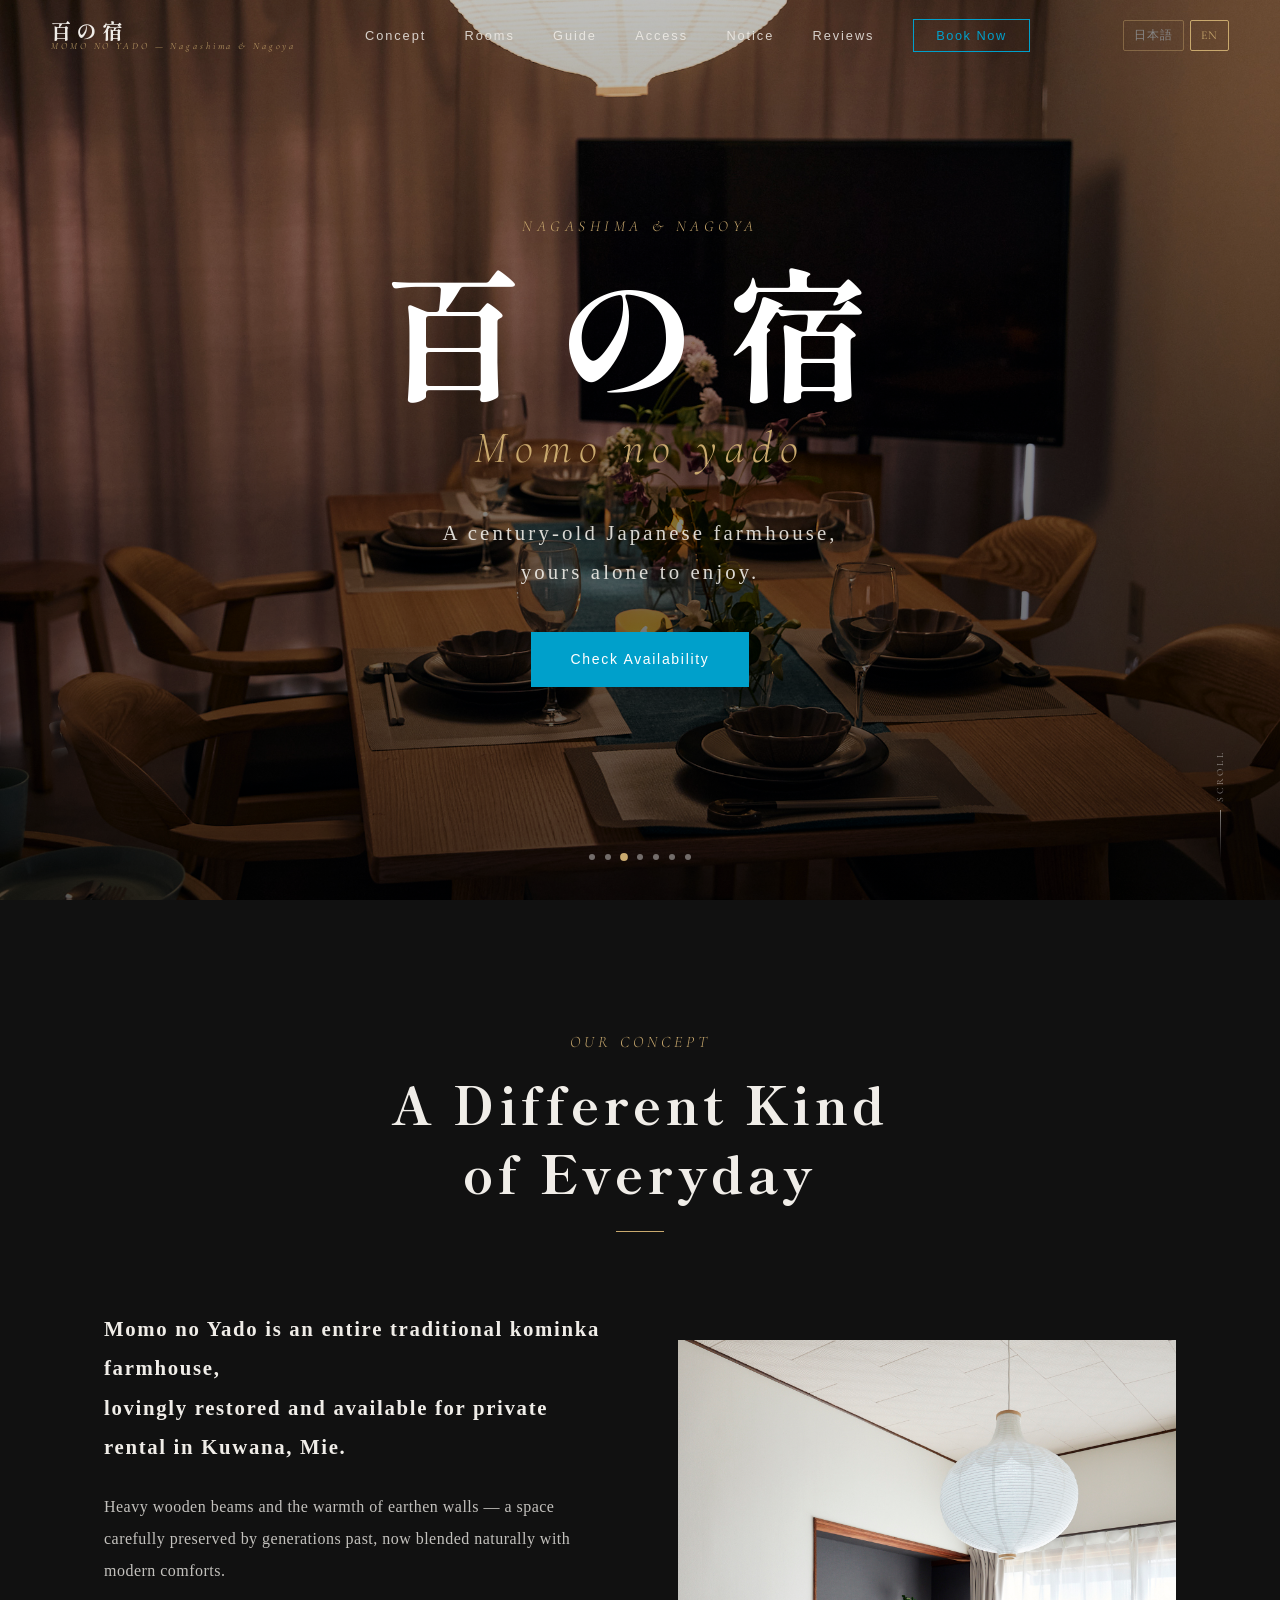
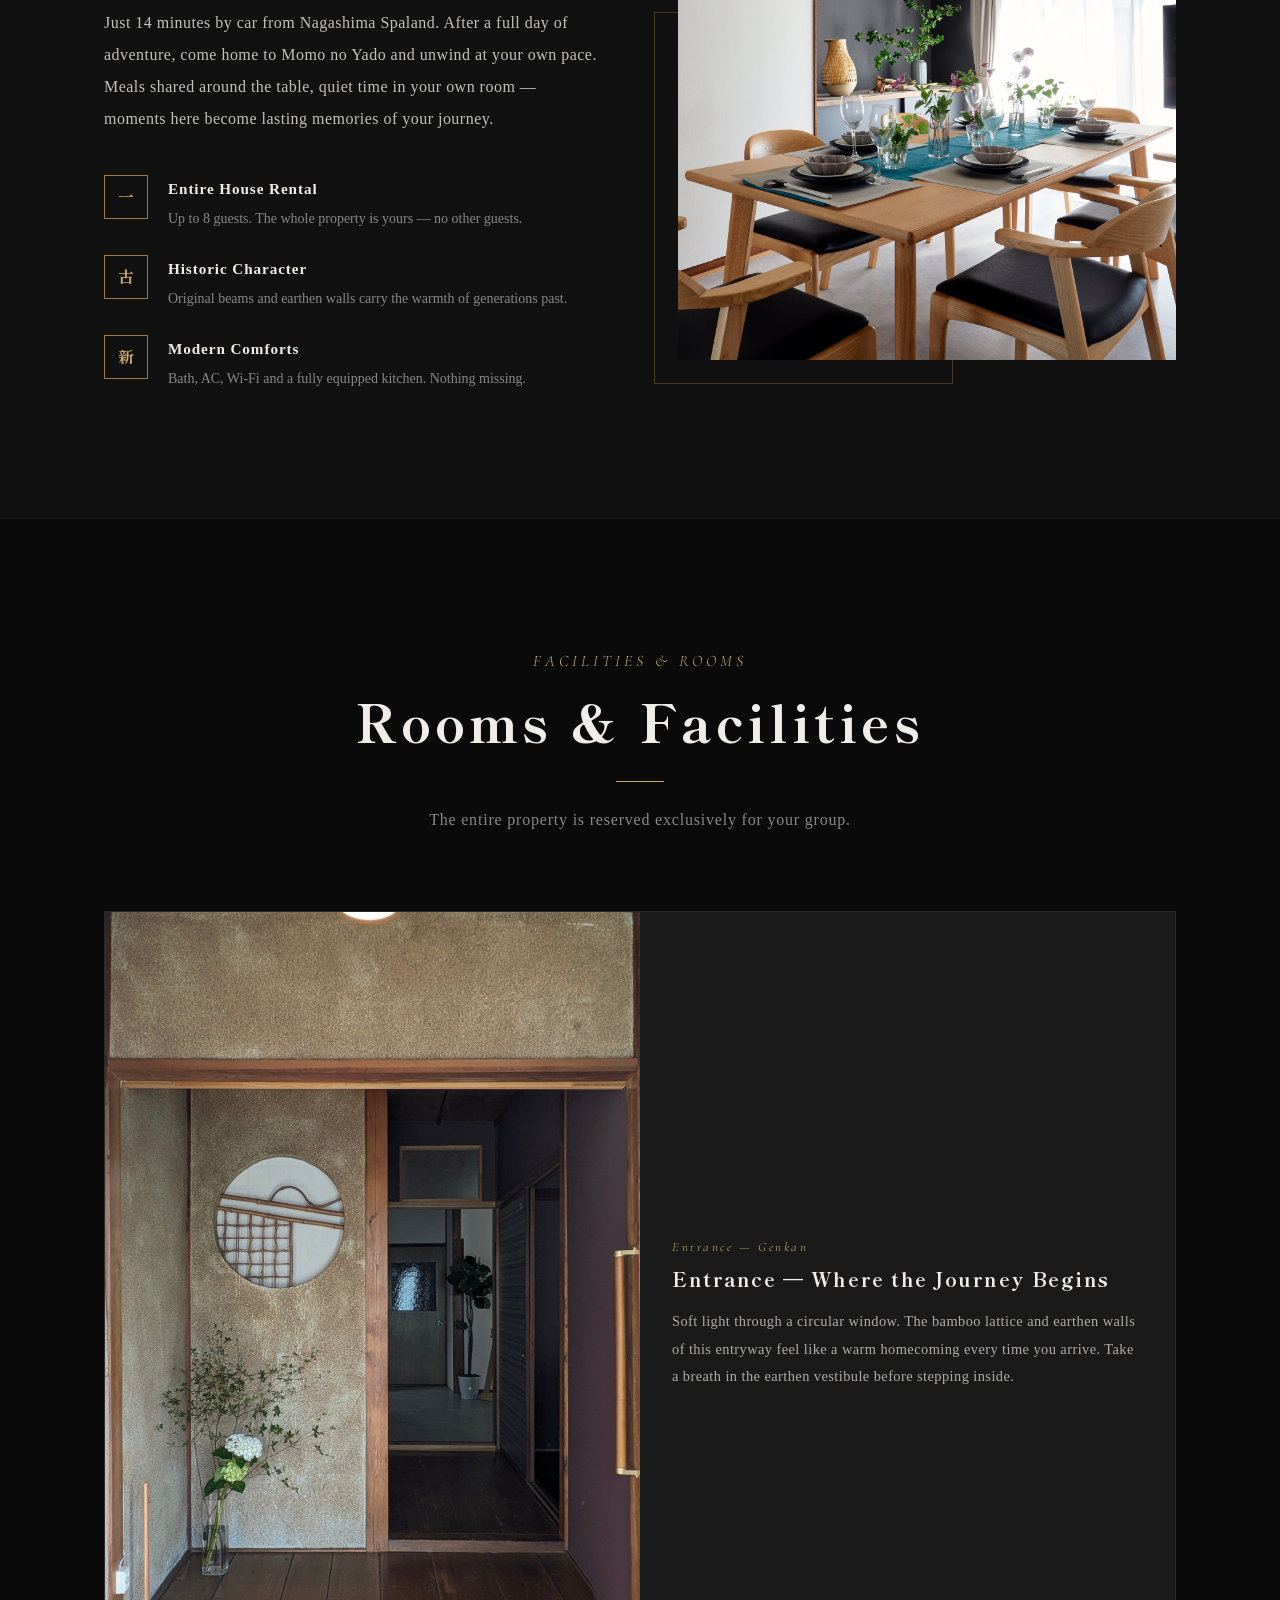
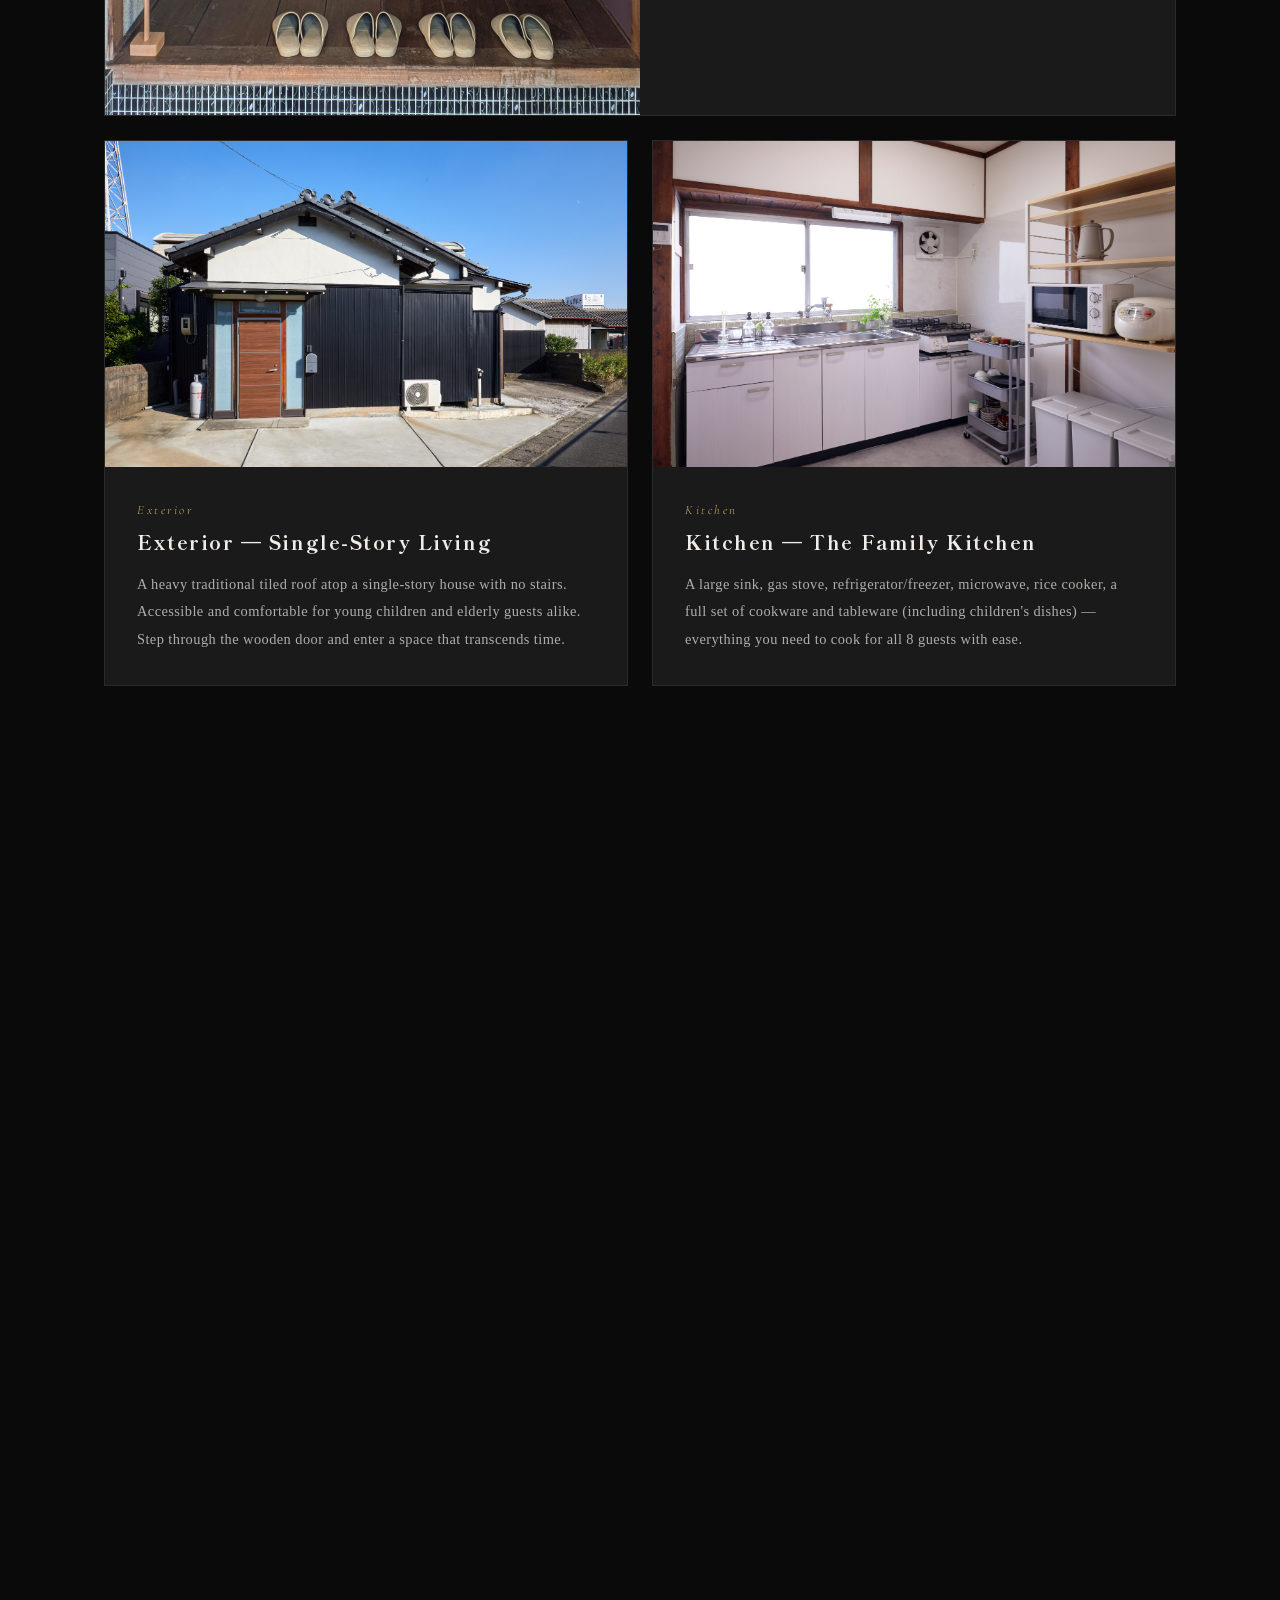
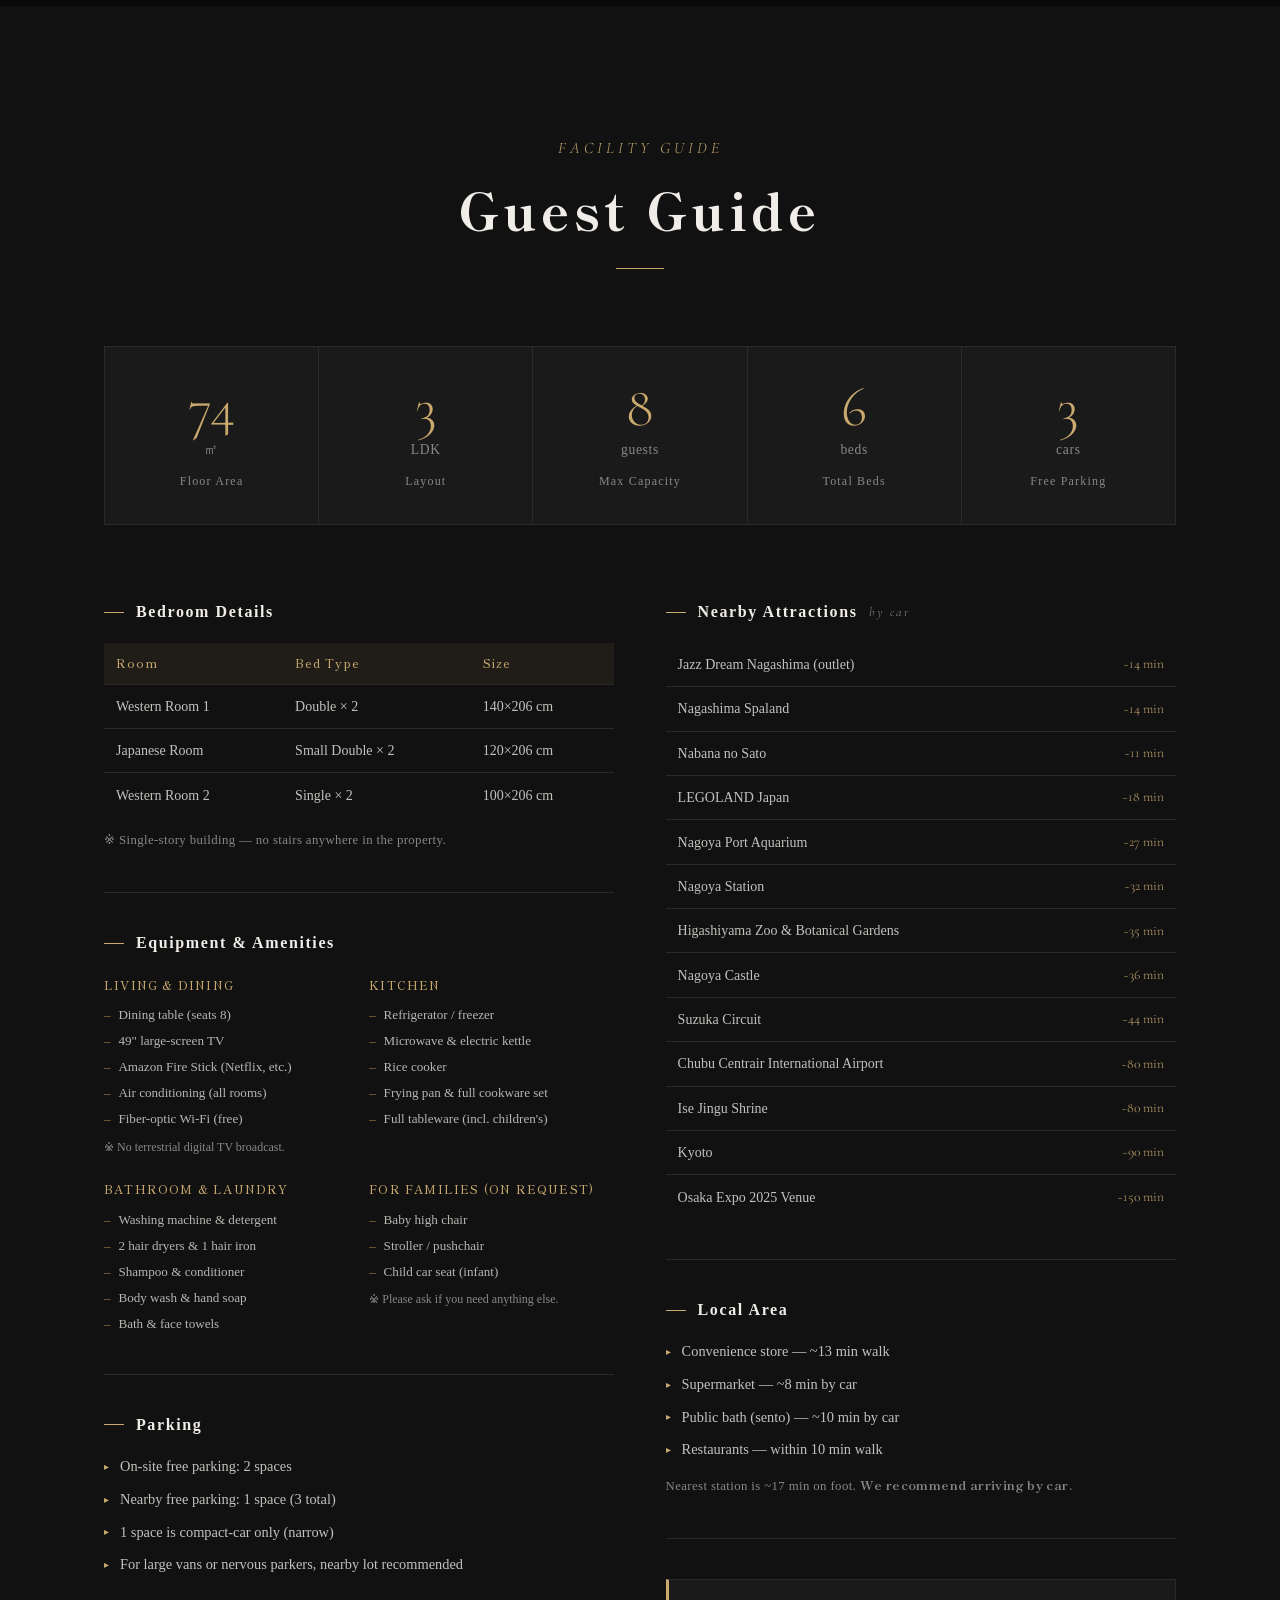
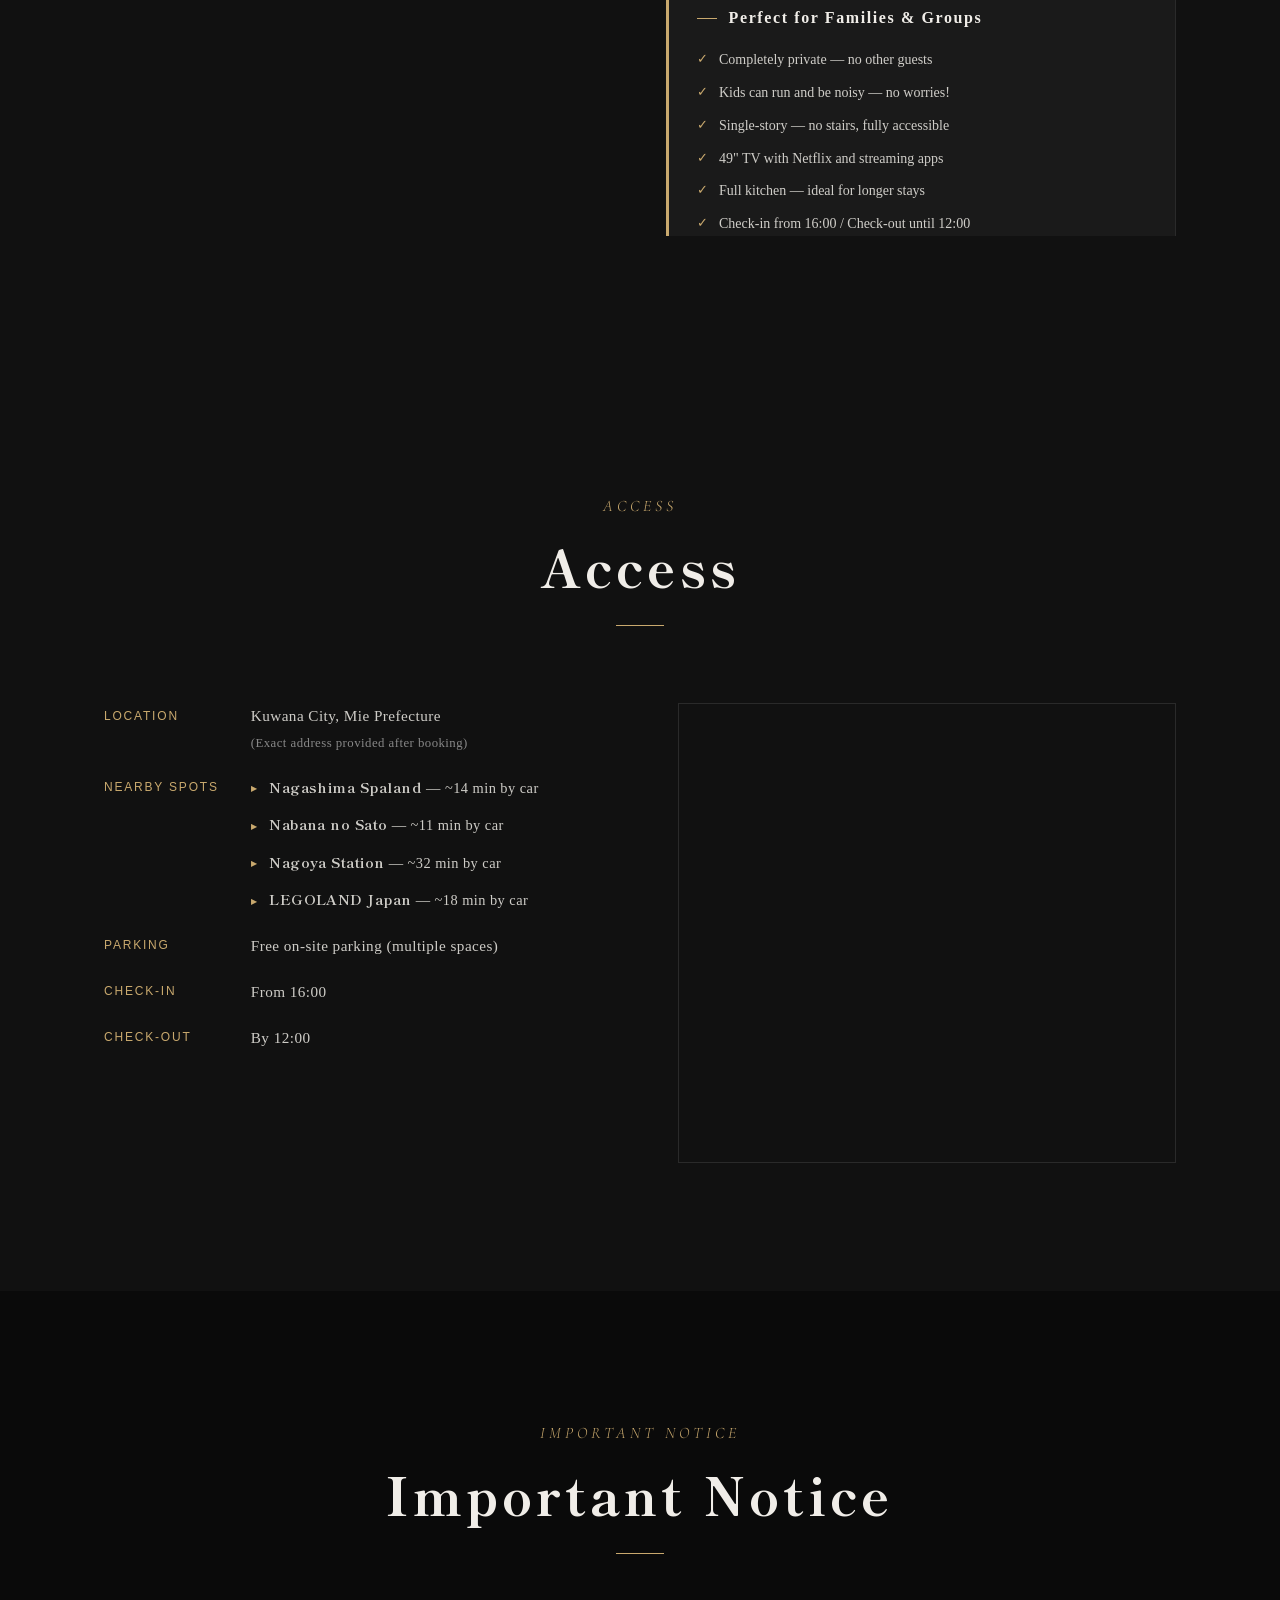
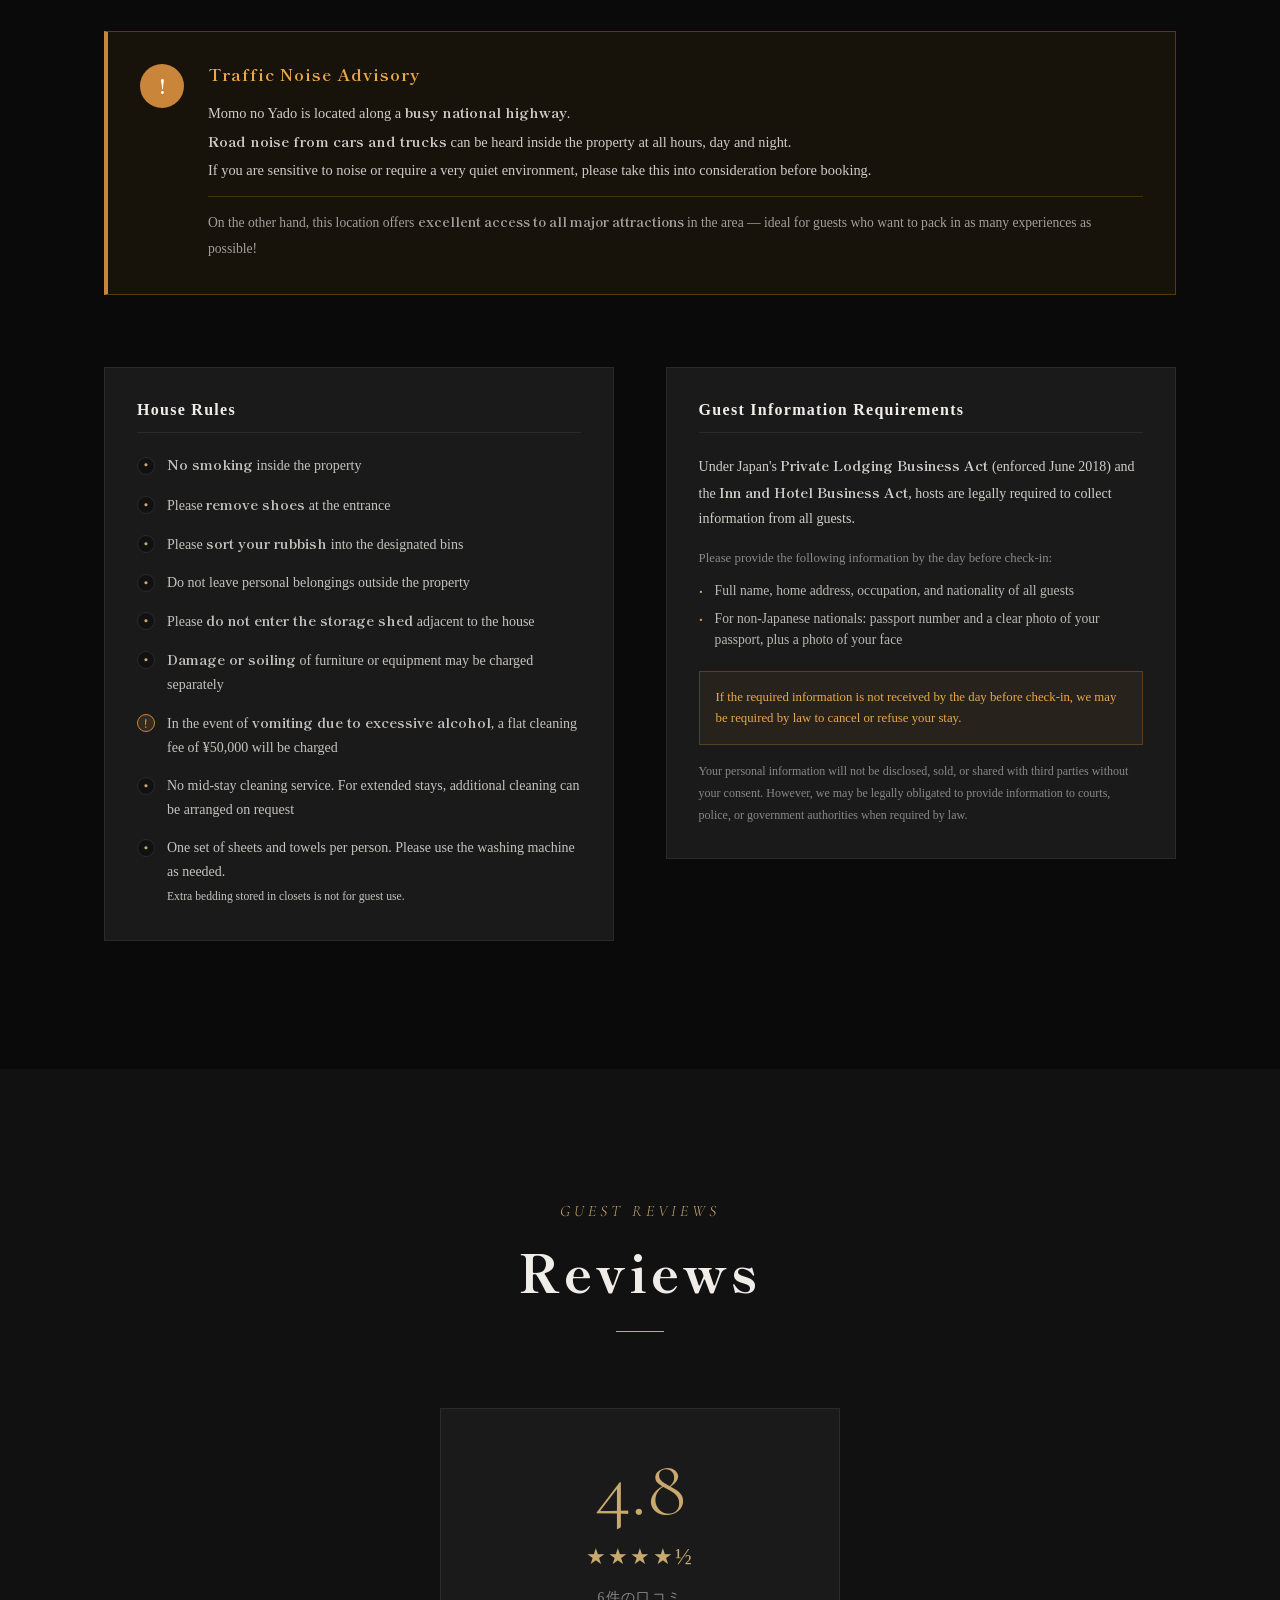
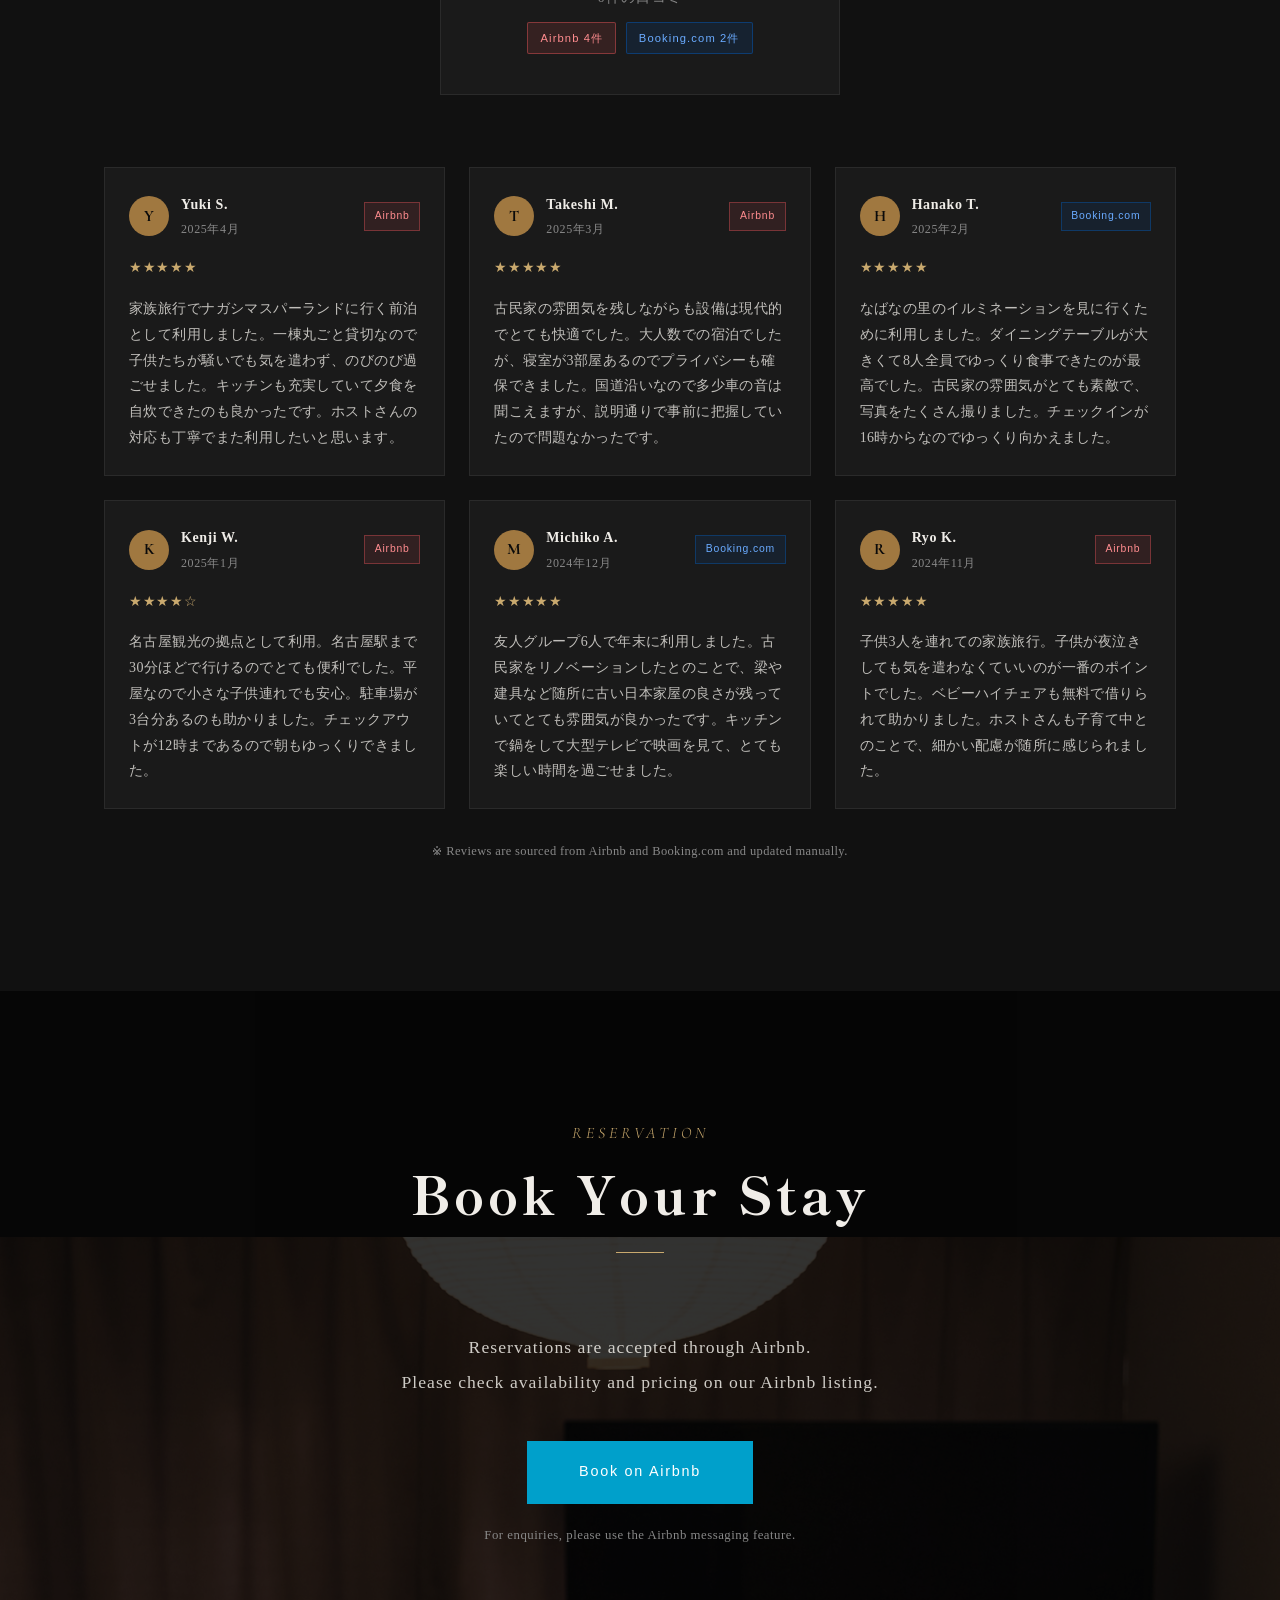
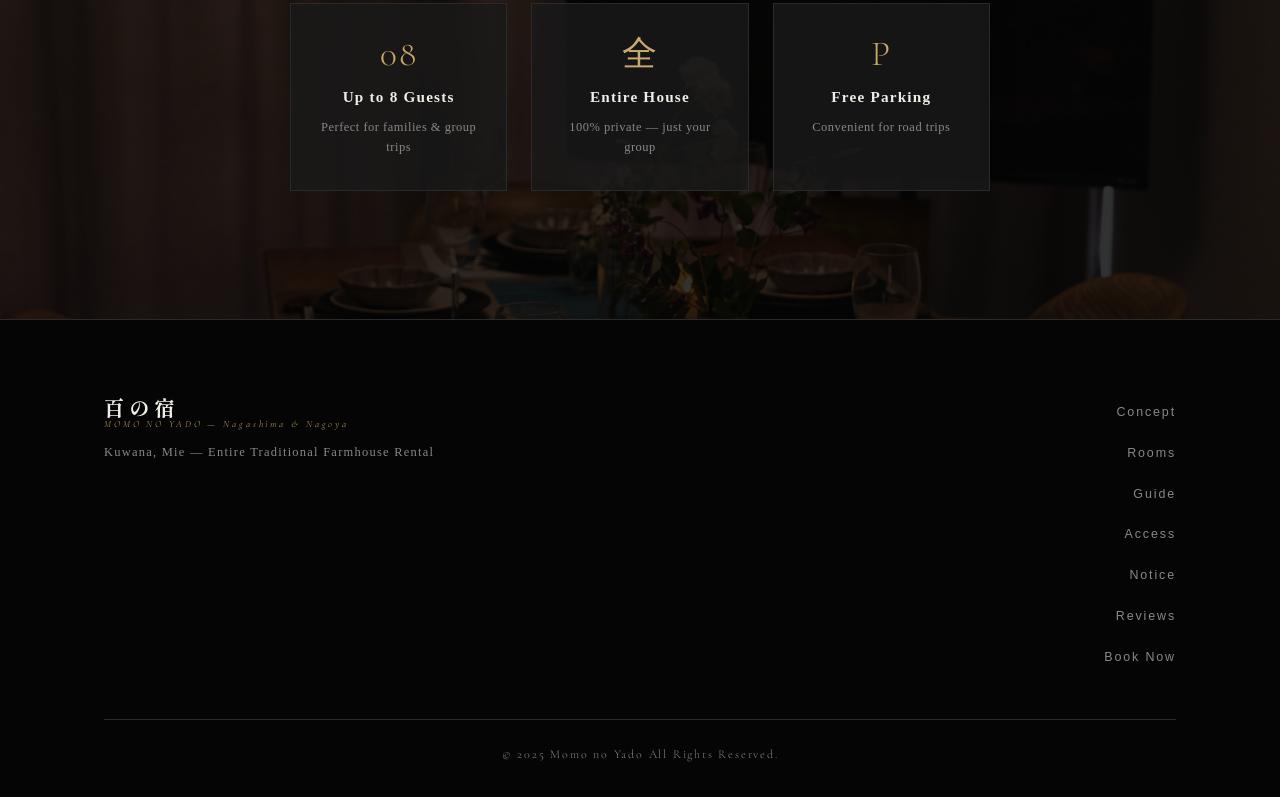
<file: index.html>
<!DOCTYPE html>
<html lang="ja">
<head>
  <meta charset="UTF-8">
  <meta name="viewport" content="width=device-width, initial-scale=1.0">
  <meta name="robots" content="noindex, nofollow">
  <meta name="description" content="三重県桑名市の古民家貸切宿。ナガシマスパーランドから車で約5分。最大8名様まで。他のゲストと交わることのない、プライベートな一棟貸切の宿。">
  <meta property="og:title" content="百の宿 -Momo no yado- | 桑名・古民家貸切宿">
  <meta property="og:description" content="三重県桑名市の古民家貸切宿。ナガシマスパーランドから車で約5分。最大8名様。一棟貸切。">
  <meta property="og:type" content="website">
  <title>百の宿 -Momo no yado- | 桑名・古民家貸切宿</title>
  <link rel="preconnect" href="https://fonts.googleapis.com">
  <link rel="preconnect" href="https://fonts.gstatic.com" crossorigin>
  <link href="https://fonts.googleapis.com/css2?family=Shippori+Mincho+B1:wght@400;500;600;800&family=Cormorant+Garamond:ital,wght@0,300;0,400;1,300;1,400&display=swap" rel="stylesheet">
  <link rel="stylesheet" href="css/style.css">
  <style>
    .lang-switcher {
      display: flex;
      gap: 0.4rem;
      align-items: center;
      margin-left: 1.5rem;
    }
    .lang-btn {
      font-family: var(--font-en);
      font-size: 0.75rem;
      letter-spacing: 0.1em;
      padding: 0.25rem 0.6rem;
      border: 1px solid rgba(201,169,110,0.4);
      color: var(--color-text-muted);
      text-decoration: none;
      border-radius: 2px;
      transition: all 0.2s;
    }
    .lang-btn:hover { color: var(--color-gold); border-color: var(--color-gold); }
    .lang-btn--active { color: var(--color-gold); border-color: var(--color-gold); }
    .header__inner { display: flex; align-items: center; }
    @media (max-width: 768px) {
      .lang-switcher { margin-left: auto; margin-right: 0.5rem; }
    }
  </style>
</head>
<body>

  <!-- Auto language detection -->
  <script>
    if (!sessionStorage.getItem('lang-chosen')) {
      var lang = (navigator.language || navigator.userLanguage || '').toLowerCase();
      if (lang.startsWith('en')) {
        sessionStorage.setItem('lang-chosen', 'en');
        window.location.href = 'en.html';
      }
    }
  </script>

  <!-- HEADER -->
  <header id="site-header" class="header header--transparent">
    <div class="header__inner">
      <a href="#" class="header__logo">
        <span class="logo-ja">百の宿</span>
        <span class="logo-en">MOMO NO YADO — Nagashima &amp; Nagoya</span>
      </a>
      <button class="header__menu-toggle" aria-label="メニューを開く" aria-expanded="false">
        <span></span>
        <span></span>
        <span></span>
      </button>
      <nav class="header__nav" role="navigation" aria-label="メインナビゲーション">
        <ul>
          <li><a href="#concept">コンセプト</a></li>
          <li><a href="#rooms">お部屋・施設</a></li>
          <li><a href="#guide">ご利用案内</a></li>
          <li><a href="#access">アクセス</a></li>
          <li><a href="#notice">注意事項</a></li>
          <li><a href="#reviews">口コミ</a></li>
          <li><a href="#booking" class="nav-cta">ご予約</a></li>
        </ul>
      </nav>
      <div class="lang-switcher">
        <a href="index.html" class="lang-btn lang-btn--active">日本語</a>
        <a href="en.html" class="lang-btn">EN</a>
      </div>
    </div>
  </header>

  <main>

    <!-- HERO -->
    <section id="hero" class="hero" aria-label="メインビジュアル">
      <div class="hero__slideshow">
        <div class="hero__slide hero__slide--active" data-src="images/exterior.jpg" aria-hidden="true"></div>
        <div class="hero__slide" data-src="images/entrance.jpg" aria-hidden="true"></div>
        <div class="hero__slide" data-src="images/dining-night.jpg" aria-hidden="true"></div>
        <div class="hero__slide" data-src="images/dining-day.jpg" aria-hidden="true"></div>
        <div class="hero__slide" data-src="images/bedroom1.jpg" aria-hidden="true"></div>
        <div class="hero__slide" data-src="images/bedroom3.jpg" aria-hidden="true"></div>
        <div class="hero__slide" data-src="images/bedroom2.jpg" aria-hidden="true"></div>
      </div>
      <div class="hero__overlay" aria-hidden="true"></div>
      <div class="hero__content">
        <p class="hero__eyebrow">Nagashima &amp; Nagoya</p>
        <h1 class="hero__title">百の宿</h1>
        <p class="hero__reading">Momo no yado</p>
        <p class="hero__subtitle">古き良き日本の暮らしを、<br>あなただけの空間で。</p>
        <a href="#booking" class="btn btn--primary">ご予約・空き確認</a>
      </div>
      <div class="hero__dots" aria-label="スライドナビゲーション">
        <button class="hero__dot hero__dot--active" aria-label="スライド1"></button>
        <button class="hero__dot" aria-label="スライド2"></button>
        <button class="hero__dot" aria-label="スライド3"></button>
        <button class="hero__dot" aria-label="スライド4"></button>
        <button class="hero__dot" aria-label="スライド5"></button>
        <button class="hero__dot" aria-label="スライド6"></button>
        <button class="hero__dot" aria-label="スライド7"></button>
      </div>
      <div class="hero__scroll-hint" aria-hidden="true">
        <span>SCROLL</span>
        <div class="hero__scroll-line"></div>
      </div>
    </section>

    <!-- CONCEPT -->
    <section id="concept" class="section concept">
      <div class="container">
        <div class="section__header">
          <p class="section__eyebrow">Our Concept</p>
          <h2 class="section__title">古民家が紡ぐ、<br>もうひとつの日常</h2>
          <div class="section__divider" aria-hidden="true"></div>
        </div>
        <div class="concept__grid">
          <div class="concept__text">
            <p class="concept__lead">
              百の宿は、桑名市に佇む古民家を丁寧に再生した、<br>一棟貸切の宿です。
            </p>
            <p class="concept__body">
              重厚な梁と土壁の温もり。先人たちが大切に守り続けた空間に、現代の快適さを自然に溶け込ませました。
            </p>
            <p class="concept__body">
              ナガシマスパーランドまで車でわずか14分。賑やかな一日を過ごした後は、百の宿でゆっくりとくつろいでください。旅の仲間と囲む食卓、それぞれの寝室でのひととき——ここでの記憶が、旅をより豊かなものにしてくれることでしょう。
            </p>
            <ul class="concept__pillars">
              <li class="pillar">
                <span class="pillar__icon" aria-hidden="true">一</span>
                <div class="pillar__text">
                  <strong>一棟貸切</strong>
                  <span>最大8名まで。他のお客様を気にせずプライベートな時間を。</span>
                </div>
              </li>
              <li class="pillar">
                <span class="pillar__icon" aria-hidden="true">古</span>
                <div class="pillar__text">
                  <strong>古民家の佇まい</strong>
                  <span>残された梁や土壁に、昔の暮らしの温もりが宿ります。</span>
                </div>
              </li>
              <li class="pillar">
                <span class="pillar__icon" aria-hidden="true">新</span>
                <div class="pillar__text">
                  <strong>現代の快適さ</strong>
                  <span>バス・トイレ・空調・Wi-Fiを完備。不便なく、美しく。</span>
                </div>
              </li>
            </ul>
          </div>
          <div class="concept__image-wrap">
            <img src="images/dining-day.jpg" alt="百の宿のリビングダイニング。明るい日光の差し込む開放的な空間と北欧家具" loading="lazy" width="640" height="800">
            <div class="concept__image-accent" aria-hidden="true"></div>
          </div>
        </div>
      </div>
    </section>

    <!-- ROOMS & FACILITIES -->
    <section id="rooms" class="section rooms">
      <div class="container">
        <div class="section__header">
          <p class="section__eyebrow">Facilities &amp; Rooms</p>
          <h2 class="section__title">お部屋・施設</h2>
          <div class="section__divider" aria-hidden="true"></div>
          <p class="section__desc">全室を一組様専用でご用意いたします。</p>
        </div>
        <div class="rooms__grid">

          <article class="room-card room-card--wide">
            <div class="room-card__image-wrap">
              <img src="images/entrance.jpg" alt="百の宿の玄関。丸窓と竹格子、花活け。土間の奥に続く古民家の空間" loading="lazy" width="900" height="1200">
            </div>
            <div class="room-card__body">
              <p class="room-card__en">Entrance — Genkan</p>
              <h3 class="room-card__title">玄関 — 旅の始まり</h3>
              <p class="room-card__desc">丸窓から差し込む柔らかな光。竹格子と土壁が出迎える玄関は、訪れるたびに「帰ってきた」と感じさせる、百の宿の顔です。土間でまず一息ついてください。</p>
            </div>
          </article>

          <article class="room-card">
            <div class="room-card__image-wrap">
              <img src="images/exterior.jpg" alt="百の宿の外観。伝統的な瓦屋根と黒いガルバリウム外壁、木製の玄関扉" loading="lazy" width="800" height="533">
            </div>
            <div class="room-card__body">
              <p class="room-card__en">Exterior</p>
              <h3 class="room-card__title">外観 — 平屋の佇まい</h3>
              <p class="room-card__desc">重厚な瓦屋根を戴いた、階段のない平屋の一軒家。小さなお子様やご年配の方も安心してお過ごしいただける、フラットな造りです。木製の玄関扉を開けば、時代を超えた空間が広がります。</p>
            </div>
          </article>

          <article class="room-card">
            <div class="room-card__image-wrap">
              <img src="images/kitchen.jpg" alt="百の宿のキッチン。広いシンク、ガスコンロ、電子レンジ、炊飯器など調理器具完備" loading="lazy" width="800" height="533">
            </div>
            <div class="room-card__body">
              <p class="room-card__en">Kitchen</p>
              <h3 class="room-card__title">キッチン — 家族の台所</h3>
              <p class="room-card__desc">広々としたシンクとガスコンロ、冷凍冷蔵庫・電子レンジ・炊飯器・各種調理器具・食器類を完備。8名分の食事も楽々準備できる、使いやすい台所です。</p>
            </div>
          </article>

          <article class="room-card">
            <div class="room-card__image-wrap">
              <img src="images/dining-night.jpg" alt="夜のダイニングルーム。和紙のペンダントランプが灯る8人掛けテーブル" loading="lazy" width="800" height="533">
            </div>
            <div class="room-card__body">
              <p class="room-card__en">Dining Room — Evening</p>
              <h3 class="room-card__title">ダイニング — 夜の宴</h3>
              <p class="room-card__desc">8名が囲める大きなダイニングテーブル。和紙のペンダントランプがやわらかな光を落とし、特別な夜のひとときを演出します。</p>
            </div>
          </article>

          <article class="room-card">
            <div class="room-card__image-wrap">
              <img src="images/dining-day.jpg" alt="昼のリビングダイニング。陽光差し込む明るく開放的な空間と床の間" loading="lazy" width="800" height="533">
            </div>
            <div class="room-card__body">
              <p class="room-card__en">Living &amp; Dining — Daytime</p>
              <h3 class="room-card__title">リビング — 日々の寛ぎ</h3>
              <p class="room-card__desc">陽光が差し込む明るいリビング。北欧家具と床の間が共存する、和洋の垣根を超えた居心地のよい空間です。</p>
            </div>
          </article>

          <article class="room-card">
            <div class="room-card__image-wrap">
              <img src="images/toilet.jpg" alt="トイレ。藤の花を描いた鮮やかな絵画と清潔な洋式トイレ" loading="lazy" width="800" height="533">
            </div>
            <div class="room-card__body">
              <p class="room-card__en">Restroom</p>
              <h3 class="room-card__title">トイレ — 凜とした一間</h3>
              <p class="room-card__desc">藤の花を描いた鮮やかな絵が飾られた清潔なトイレ。細部にまで宿のこだわりが息づいています。</p>
            </div>
          </article>

          <article class="room-card">
            <div class="room-card__image-wrap">
              <img src="images/bedroom1.jpg" alt="寝室1。深みのあるパープルの壁と金色のボタニカルアート装飾、ツインベッド" loading="lazy" width="800" height="533">
            </div>
            <div class="room-card__body">
              <p class="room-card__en">Bedroom 1</p>
              <h3 class="room-card__title">寝室1 — ゆとりのダブルルーム</h3>
              <p class="room-card__desc">ダブルベッドを2台備えた、ゆとりある寝室。広いフロアスペースにはスーツケースも余裕で広げられます。深みのある紫の壁と金色の植物モチーフが、特別感のある空間を演出します。</p>
            </div>
          </article>

          <article class="room-card">
            <div class="room-card__image-wrap">
              <img src="images/bedroom3.jpg" alt="寝室3。温かみのある和室。花形ペンダントランプと白い寝具のツインベッド" loading="lazy" width="800" height="533">
            </div>
            <div class="room-card__body">
              <p class="room-card__en">Bedroom 3</p>
              <h3 class="room-card__title">寝室3 — 灯りの和室</h3>
              <p class="room-card__desc">花形ペンダントランプが柔らかく照らす和室。隣室と繋がる引き戸が、グループ利用の自由度を高めます。</p>
            </div>
          </article>

          <article class="room-card room-card--wide">
            <div class="room-card__image-wrap">
              <img src="images/bedroom2.jpg" alt="寝室2。伝統的な和室。障子と金彩の描かれた襖、白い寝具とピンクのアクセント" loading="lazy" width="1200" height="800">
            </div>
            <div class="room-card__body">
              <p class="room-card__en">Bedroom 2 — Japanese Suite</p>
              <h3 class="room-card__title">寝室2 — 和の間</h3>
              <p class="room-card__desc">障子と金彩の描かれた襖が残る純和風の寝室。白い寝具とほのかなピンクのアクセントが懐かしさと新しさを結びます。日本の美意識が凝縮された一室です。</p>
            </div>
          </article>

        </div>

        <div class="amenities">
          <h3 class="amenities__title">設備・備品</h3>
          <ul class="amenities__grid">
            <li>Wi-Fi（無料）</li>
            <li>エアコン（全室）</li>
            <li>バス・シャワー</li>
            <li>トイレ（洋式）</li>
            <li>キッチン設備</li>
            <li>電子レンジ・冷蔵庫</li>
            <li>洗濯機</li>
            <li>駐車場（無料）</li>
            <li>タオル・アメニティ</li>
            <li>寝具一式</li>
          </ul>
        </div>
      </div>
    </section>

    <!-- GUIDE -->
    <section id="guide" class="section guide">
      <div class="container">
        <div class="section__header">
          <p class="section__eyebrow">Facility Guide</p>
          <h2 class="section__title">ご利用案内</h2>
          <div class="section__divider" aria-hidden="true"></div>
        </div>

        <!-- 施設概要 stats -->
        <div class="guide__stats">
          <div class="guide__stat">
            <span class="guide__stat-num">74</span>
            <span class="guide__stat-unit">㎡</span>
            <span class="guide__stat-label">施設面積</span>
          </div>
          <div class="guide__stat">
            <span class="guide__stat-num">3</span>
            <span class="guide__stat-unit">LDK</span>
            <span class="guide__stat-label">間取り</span>
          </div>
          <div class="guide__stat">
            <span class="guide__stat-num">8</span>
            <span class="guide__stat-unit">名</span>
            <span class="guide__stat-label">最大定員</span>
          </div>
          <div class="guide__stat">
            <span class="guide__stat-num">6</span>
            <span class="guide__stat-unit">台</span>
            <span class="guide__stat-label">ベッド数</span>
          </div>
          <div class="guide__stat">
            <span class="guide__stat-num">3</span>
            <span class="guide__stat-unit">台</span>
            <span class="guide__stat-label">無料駐車場</span>
          </div>
        </div>

        <div class="guide__cols">

          <!-- 左カラム -->
          <div class="guide__col">

            <!-- 寝室詳細 -->
            <div class="guide__block">
              <h3 class="guide__block-title">寝室詳細</h3>
              <table class="guide__table">
                <thead>
                  <tr>
                    <th>お部屋</th>
                    <th>ベッドタイプ</th>
                    <th>サイズ</th>
                  </tr>
                </thead>
                <tbody>
                  <tr>
                    <td>洋室1</td>
                    <td>ダブルベッド × 2台</td>
                    <td>140×206 cm</td>
                  </tr>
                  <tr>
                    <td>和室</td>
                    <td>スモールダブル × 2台</td>
                    <td>120×206 cm</td>
                  </tr>
                  <tr>
                    <td>洋室2</td>
                    <td>シングルベッド × 2台</td>
                    <td>100×206 cm</td>
                  </tr>
                </tbody>
              </table>
              <p class="guide__note">※ 平屋建て。館内に階段はありません。</p>
            </div>

            <!-- 設備備品 -->
            <div class="guide__block">
              <h3 class="guide__block-title">設備・備品</h3>
              <div class="guide__equip-grid">
                <div class="guide__equip-col">
                  <p class="guide__equip-head">リビング・ダイニング</p>
                  <ul>
                    <li>ダイニングテーブル（8名用）</li>
                    <li>49インチ大型テレビ</li>
                    <li>Amazon Fire Stick（Netflix等）</li>
                    <li>全室エアコン完備</li>
                    <li>固定Wi-Fi（光回線）</li>
                  </ul>
                  <p class="guide__equip-note">※ 地上デジタル放送は非対応。</p>
                </div>
                <div class="guide__equip-col">
                  <p class="guide__equip-head">キッチン</p>
                  <ul>
                    <li>冷蔵冷凍庫</li>
                    <li>電子レンジ・電気ケトル</li>
                    <li>炊飯器</li>
                    <li>フライパン・調理器具一式</li>
                    <li>食器類一式（子供用含む）</li>
                  </ul>
                </div>
                <div class="guide__equip-col">
                  <p class="guide__equip-head">バス・洗面・トイレ</p>
                  <ul>
                    <li>洗濯機・洗濯洗剤</li>
                    <li>ドライヤー2台・ヘアアイロン1台</li>
                    <li>シャンプー・コンディショナー</li>
                    <li>ボディソープ・ハンドソープ</li>
                    <li>バスタオル・フェイスタオル</li>
                  </ul>
                </div>
                <div class="guide__equip-col">
                  <p class="guide__equip-head">子供用品（要予約）</p>
                  <ul>
                    <li>ベビーハイチェア</li>
                    <li>ベビーカー</li>
                    <li>チャイルドシート（ベビー用）</li>
                  </ul>
                  <p class="guide__equip-note">※ その他必要なものはご相談ください。</p>
                </div>
              </div>
            </div>

            <!-- 駐車場 -->
            <div class="guide__block">
              <h3 class="guide__block-title">駐車場</h3>
              <ul class="guide__list">
                <li>施設敷地内　無料2台</li>
                <li>近隣無料駐車場　1台（合計3台利用可）</li>
                <li>うち1台はコンパクトカーまで（狭め）</li>
                <li>大型ワンボックス・車庫入れに不安な方は近隣駐車場をご案内します</li>
              </ul>
            </div>

          </div>

          <!-- 右カラム -->
          <div class="guide__col">

            <!-- 観光地アクセス -->
            <div class="guide__block">
              <h3 class="guide__block-title">観光地へのアクセス <span class="guide__block-sub">by car</span></h3>
              <table class="guide__table guide__table--access">
                <tbody>
                  <tr><td>ジャズドリーム長島</td><td>約14分</td></tr>
                  <tr><td>ナガシマスパーランド</td><td>約14分</td></tr>
                  <tr><td>なばなの里</td><td>約11分</td></tr>
                  <tr><td>レゴランド・ジャパン</td><td>約18分</td></tr>
                  <tr><td>名古屋港水族館</td><td>約27分</td></tr>
                  <tr><td>名古屋駅</td><td>約32分</td></tr>
                  <tr><td>東山動植物園</td><td>約35分</td></tr>
                  <tr><td>名古屋城</td><td>約36分</td></tr>
                  <tr><td>鈴鹿サーキット</td><td>約44分</td></tr>
                  <tr><td>中部国際空港（セントレア）</td><td>約80分</td></tr>
                  <tr><td>伊勢神宮</td><td>約80分</td></tr>
                  <tr><td>京都</td><td>約90分</td></tr>
                  <tr><td>大阪万博2025会場</td><td>約150分</td></tr>
                </tbody>
              </table>
            </div>

            <!-- 近隣情報 -->
            <div class="guide__block">
              <h3 class="guide__block-title">近隣情報</h3>
              <ul class="guide__list">
                <li>コンビニ — 徒歩約13分</li>
                <li>スーパーマーケット — 車で約8分</li>
                <li>銭湯 — 車で約10分</li>
                <li>飲食店 — 徒歩10分圏内</li>
              </ul>
              <p class="guide__note">最寄り駅から徒歩約17分。<strong>お車でのお越しをおすすめします。</strong></p>
            </div>

            <!-- ファミリーおすすめ -->
            <div class="guide__block guide__block--highlight">
              <h3 class="guide__block-title">家族・グループにぴったりの理由</h3>
              <ul class="guide__check-list">
                <li>完全貸切で他のゲストはいません</li>
                <li>子供が泣いても騒いでもOK！</li>
                <li>平屋なので階段の心配なし</li>
                <li>49型TVでNetflixなど動画視聴可</li>
                <li>調理器具完備で長期滞在も歓迎</li>
                <li>チェックイン16:00〜チェックアウト12:00の長時間滞在</li>
              </ul>
            </div>

          </div>
        </div>
      </div>
    </section>

    <!-- ACCESS -->
    <section id="access" class="section access">
      <div class="container">
        <div class="section__header">
          <p class="section__eyebrow">Access</p>
          <h2 class="section__title">アクセス</h2>
          <div class="section__divider" aria-hidden="true"></div>
        </div>
        <div class="access__grid">
          <div class="access__info">
            <dl class="access__dl">
              <dt>所在地</dt>
              <dd>三重県桑名市<br><small>（詳細はご予約後にお知らせします）</small></dd>
              <dt>近隣スポット</dt>
              <dd>
                <ul class="access__spots">
                  <li>
                    <span class="access__spot-icon" aria-hidden="true">&#9654;</span>
                    <span><strong>ナガシマスパーランド</strong> — 車で約14分</span>
                  </li>
                  <li>
                    <span class="access__spot-icon" aria-hidden="true">&#9654;</span>
                    <span><strong>なばなの里</strong> — 車で約11分</span>
                  </li>
                  <li>
                    <span class="access__spot-icon" aria-hidden="true">&#9654;</span>
                    <span><strong>名古屋駅</strong> — 車で約32分</span>
                  </li>
                  <li>
                    <span class="access__spot-icon" aria-hidden="true">&#9654;</span>
                    <span><strong>レゴランド</strong> — 車で約18分</span>
                  </li>
                </ul>
              </dd>
              <dt>駐車場</dt>
              <dd>無料・敷地内（複数台可）</dd>
              <dt>チェックイン</dt>
              <dd>16:00〜</dd>
              <dt>チェックアウト</dt>
              <dd>〜12:00</dd>
            </dl>
          </div>
          <div class="access__map">
            <div class="access__map-embed">
              <iframe
                src="https://www.google.com/maps/embed?pb=!1m18!1m12!1m3!1d800!2d136.6759381!3d35.0521523!2m3!1f0!2f0!3f0!3m2!1i1024!2i768!4f13.1!3m3!1m2!1s0x60039b1fd53d8e8f%3A0x9227cebfe5deebc1!2z44CQ55m96Ymy44CR!5e0!3m2!1sja!2sjp!4v1"
                width="100%"
                height="100%"
                style="border:0;"
                allowfullscreen=""
                loading="lazy"
                referrerpolicy="no-referrer-when-downgrade"
                title="百の宿 周辺地図"
              ></iframe>
            </div>
          </div>
        </div>
      </div>
    </section>

    <!-- NOTICE -->
    <section id="notice" class="section notice">
      <div class="container">
        <div class="section__header">
          <p class="section__eyebrow">Important Notice</p>
          <h2 class="section__title">ご注意事項</h2>
          <div class="section__divider" aria-hidden="true"></div>
        </div>

        <!-- 騒音警告 -->
        <div class="notice__warning">
          <div class="notice__warning-icon" aria-hidden="true">!</div>
          <div class="notice__warning-body">
            <h3>交通騒音についてのご案内</h3>
            <p>
              当宿泊施設は、<strong>交通量の多い国道沿い</strong>に位置しています。<br>
              室内にいても、昼夜を問わず<strong>車やトラックの走行音・各種騒音</strong>が聞こえます。<br>
              静かな環境でお過ごしになりたい方や、騒音に敏感な方は、あらかじめご了承の上でご予約ください。
            </p>
            <p class="notice__warning-merit">
              一方で、大通り沿いという立地のため<strong>各地へのアクセスは抜群</strong>です。アクティブに旅を楽しみたい方には特におすすめです！
            </p>
          </div>
        </div>

        <div class="notice__cols">

          <!-- ルール -->
          <div class="notice__block">
            <h3 class="notice__block-title">ご利用ルール</h3>
            <ul class="notice__rule-list">
              <li>
                <span class="notice__rule-icon">●</span>
                <span>室内は<strong>禁煙</strong>です</span>
              </li>
              <li>
                <span class="notice__rule-icon">●</span>
                <span>室内は<strong>靴を脱いで</strong>お過ごしください</span>
              </li>
              <li>
                <span class="notice__rule-icon">●</span>
                <span>ゴミは<strong>分別</strong>してゴミ箱へ入れてください</span>
              </li>
              <li>
                <span class="notice__rule-icon">●</span>
                <span>屋外に私物を放置しないでください</span>
              </li>
              <li>
                <span class="notice__rule-icon">●</span>
                <span>宿泊施設横の<strong>倉庫への立ち入りはご遠慮</strong>ください</span>
              </li>
              <li>
                <span class="notice__rule-icon">●</span>
                <span>家具・設備・備品の<strong>破損・汚損は別途費用</strong>をご請求する場合があります</span>
              </li>
              <li>
                <span class="notice__rule-icon notice__rule-icon--warn">!</span>
                <span>飲み会利用で<strong>嘔吐の痕跡があった場合、処理代として一律5万円</strong>を請求いたします</span>
              </li>
              <li>
                <span class="notice__rule-icon">●</span>
                <span>滞在中の清掃はありません。長期滞在で追加清掃ご希望の場合はご相談ください</span>
              </li>
              <li>
                <span class="notice__rule-icon">●</span>
                <span>シーツ・タオルは各1セットです。お好きなタイミングで洗濯ください。<br><small>押し入れ収納内のシーツ等は備品のため使用不可です</small></span>
              </li>
            </ul>
          </div>

          <!-- 法的要件 -->
          <div class="notice__block">
            <h3 class="notice__block-title">宿泊者情報の提供について</h3>
            <p class="notice__legal-lead">
              2018年6月施行「<strong>住宅宿泊事業法</strong>」および「<strong>旅館業法</strong>」に基づき、全宿泊者の情報提供が義務付けられています。
            </p>
            <p class="notice__legal-sub">チェックイン前日までに以下の情報をご提供ください：</p>
            <ul class="notice__legal-list">
              <li>宿泊者全員の氏名・住所・職業・国籍</li>
              <li>外国籍の方：パスポート番号・パスポートの鮮明な写真・本人顔写真</li>
            </ul>
            <div class="notice__legal-warning">
              前日までにご提供いただけない場合、法律に基づき予約または宿泊をお断りする可能性があります。
            </div>
            <p class="notice__privacy">
              個人情報はご本人の許可なく第三者への開示・提供・販売・委託・共有を行いません。ただし、裁判所・警察・行政機関等からの法的義務を伴う照会には法令に基づき情報を提供する場合があります。
            </p>
          </div>

        </div>
      </div>
    </section>

    <!-- REVIEWS -->
    <section id="reviews" class="section reviews-section">
      <div class="container">
        <div class="section__header">
          <p class="section__eyebrow">Guest Reviews</p>
          <h2 class="section__title">口コミ</h2>
          <div class="section__divider" aria-hidden="true"></div>
        </div>
        <!-- 平均評価サマリー -->
        <div class="reviews__summary" id="reviews-summary">
          <div class="reviews__avg-score" id="reviews-avg">—</div>
          <div class="reviews__avg-stars" id="reviews-stars" aria-label="評価"></div>
          <div class="reviews__avg-count" id="reviews-count"></div>
          <div class="reviews__platforms" id="reviews-platforms"></div>
        </div>
        <!-- 口コミカードグリッド（JSで生成） -->
        <div class="reviews__grid" id="reviews-grid" aria-live="polite">
          <p class="reviews__loading">口コミを読み込んでいます…</p>
        </div>
        <p class="reviews__note">
          ※ 口コミはAirbnb・Booking.comから手動で追加しています。<code>reviews.json</code> を編集すると反映されます。
        </p>
      </div>
    </section>

    <!-- BOOKING -->
    <section id="booking" class="section booking">
      <div class="booking__bg" aria-hidden="true"></div>
      <div class="booking__overlay" aria-hidden="true"></div>
      <div class="container booking__container">
        <div class="section__header">
          <p class="section__eyebrow">Reservation</p>
          <h2 class="section__title">ご予約</h2>
          <div class="section__divider" aria-hidden="true"></div>
        </div>
        <div class="booking__content">
          <p class="booking__desc">
            ご予約はAirbnbよりお受けしております。<br>
            空き状況の確認、料金詳細もAirbnbページにてご確認いただけます。
          </p>
          <div class="booking__cta-wrap">
            <a href="https://www.airbnb.jp/rooms/1250385999537619920"
               target="_blank"
               rel="noopener noreferrer"
               class="btn btn--primary btn--large">
              Airbnbで予約する
            </a>
            <p class="booking__note">
              ご不明な点はAirbnbのメッセージ機能よりお問い合わせください。
            </p>
          </div>
          <div class="booking__cards">
            <div class="booking__card">
              <div class="booking__card-num">08</div>
              <strong class="booking__card-title">最大8名</strong>
              <span class="booking__card-desc">ご家族・グループ旅行に最適</span>
            </div>
            <div class="booking__card">
              <div class="booking__card-num">全</div>
              <strong class="booking__card-title">一棟貸切</strong>
              <span class="booking__card-desc">プライベートな空間を丸ごと</span>
            </div>
            <div class="booking__card">
              <div class="booking__card-num">P</div>
              <strong class="booking__card-title">無料駐車場</strong>
              <span class="booking__card-desc">お車でのアクセスに便利</span>
            </div>
          </div>
        </div>
      </div>
    </section>

  </main>

  <!-- FOOTER -->
  <footer class="footer">
    <div class="container">
      <div class="footer__inner">
        <div class="footer__logo-wrap">
          <a href="#" class="footer__logo">
            <span class="logo-ja">百の宿</span>
            <span class="logo-en">MOMO NO YADO — Nagashima &amp; Nagoya</span>
          </a>
          <p class="footer__tagline">三重県桑名市 — 古民家一棟貸切宿</p>
        </div>
        <nav class="footer__nav" aria-label="フッターナビゲーション">
          <ul>
            <li><a href="#concept">コンセプト</a></li>
            <li><a href="#rooms">お部屋・施設</a></li>
            <li><a href="#guide">ご利用案内</a></li>
            <li><a href="#access">アクセス</a></li>
            <li><a href="#notice">注意事項</a></li>
            <li><a href="#reviews">口コミ</a></li>
            <li><a href="#booking">ご予約</a></li>
          </ul>
        </nav>
      </div>
      <div class="footer__bottom">
        <p class="footer__copy">&copy; 2025 百の宿 All Rights Reserved.</p>
      </div>
    </div>
  </footer>

  <script src="js/main.js"></script>
</body>
</html>
</file>
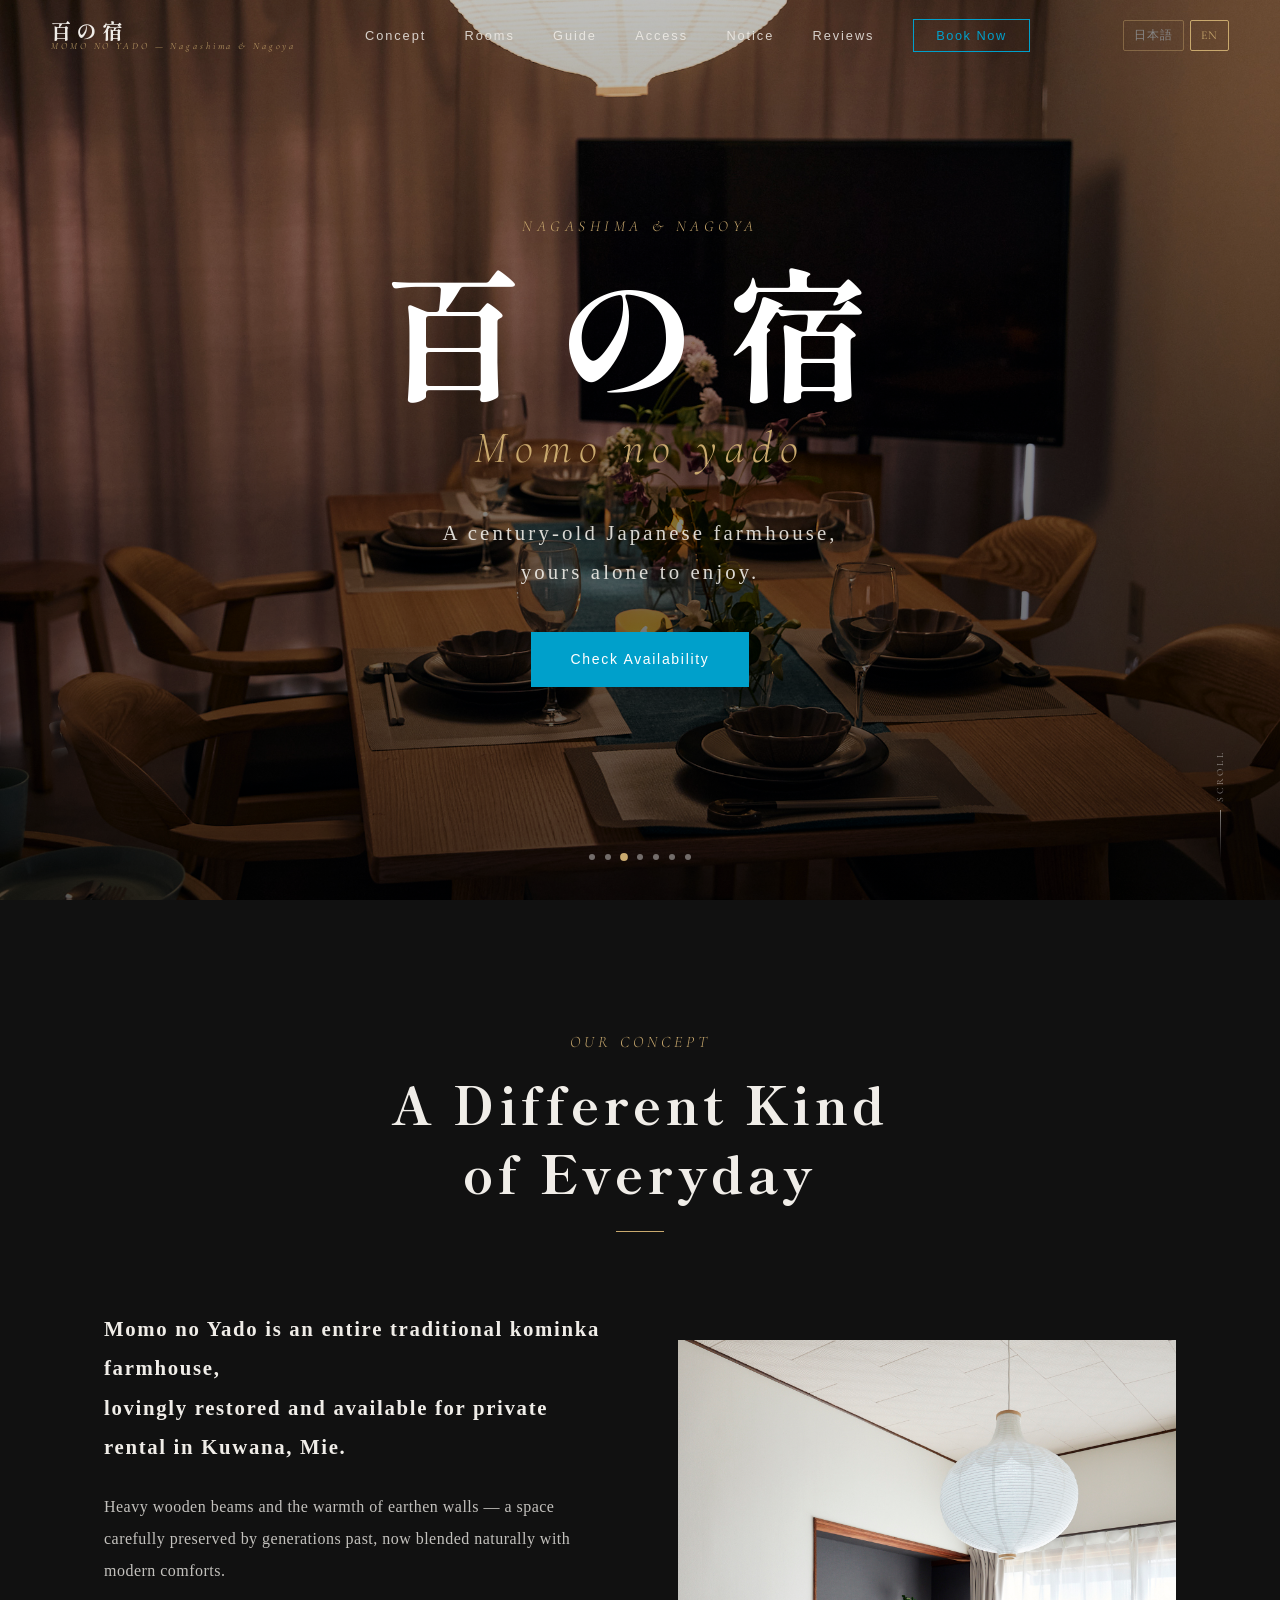
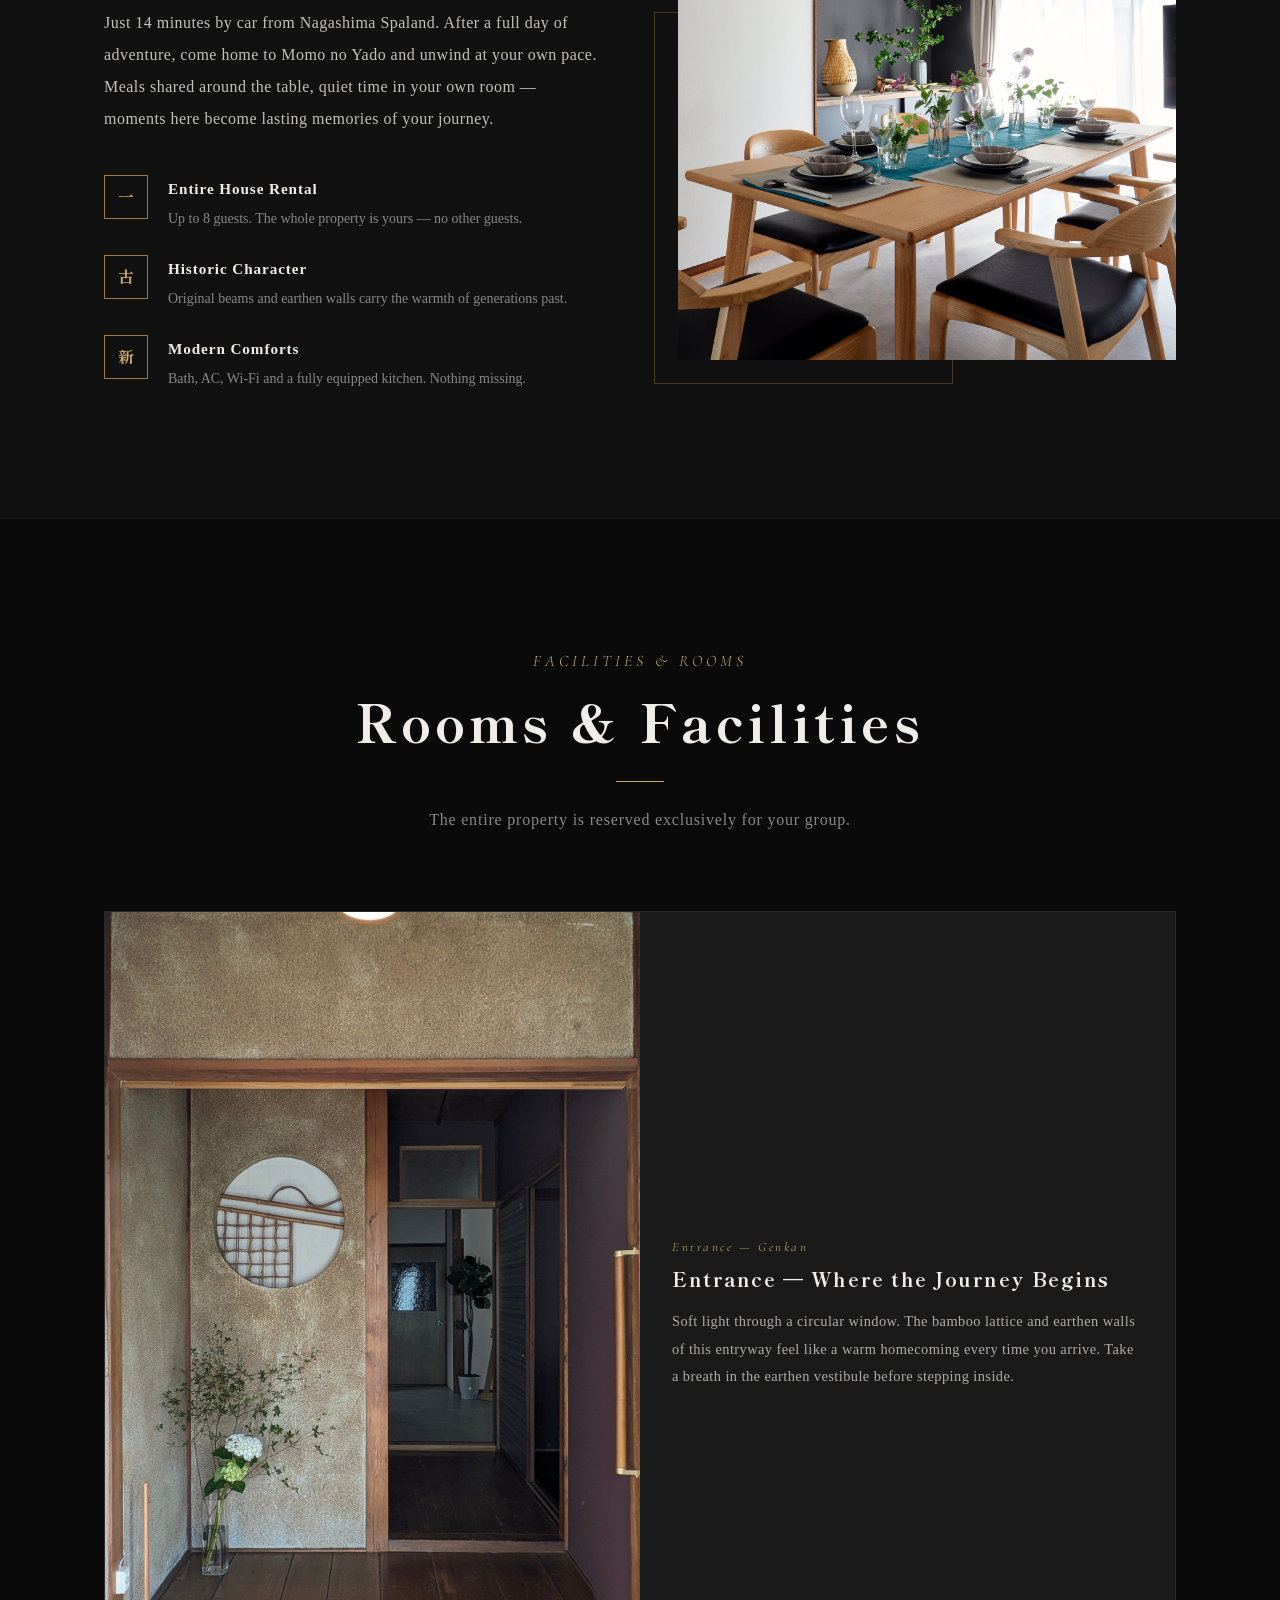
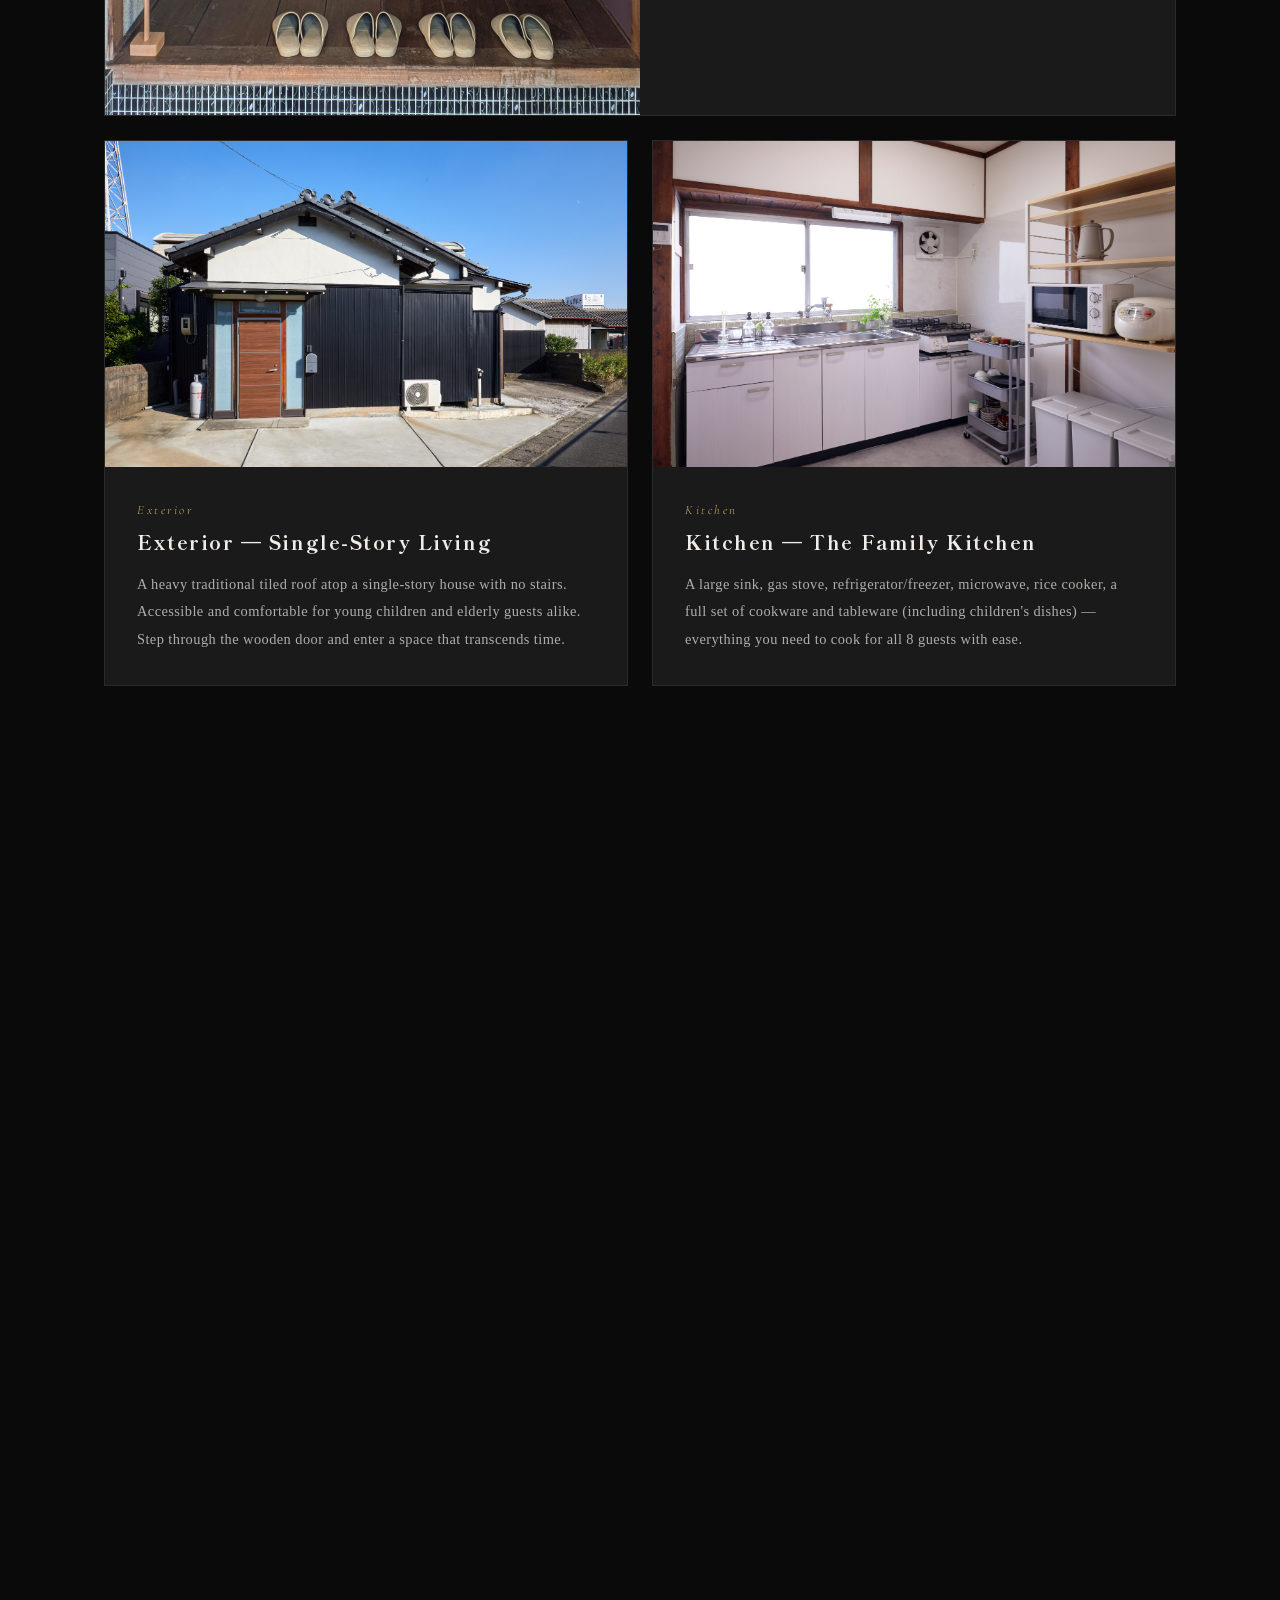
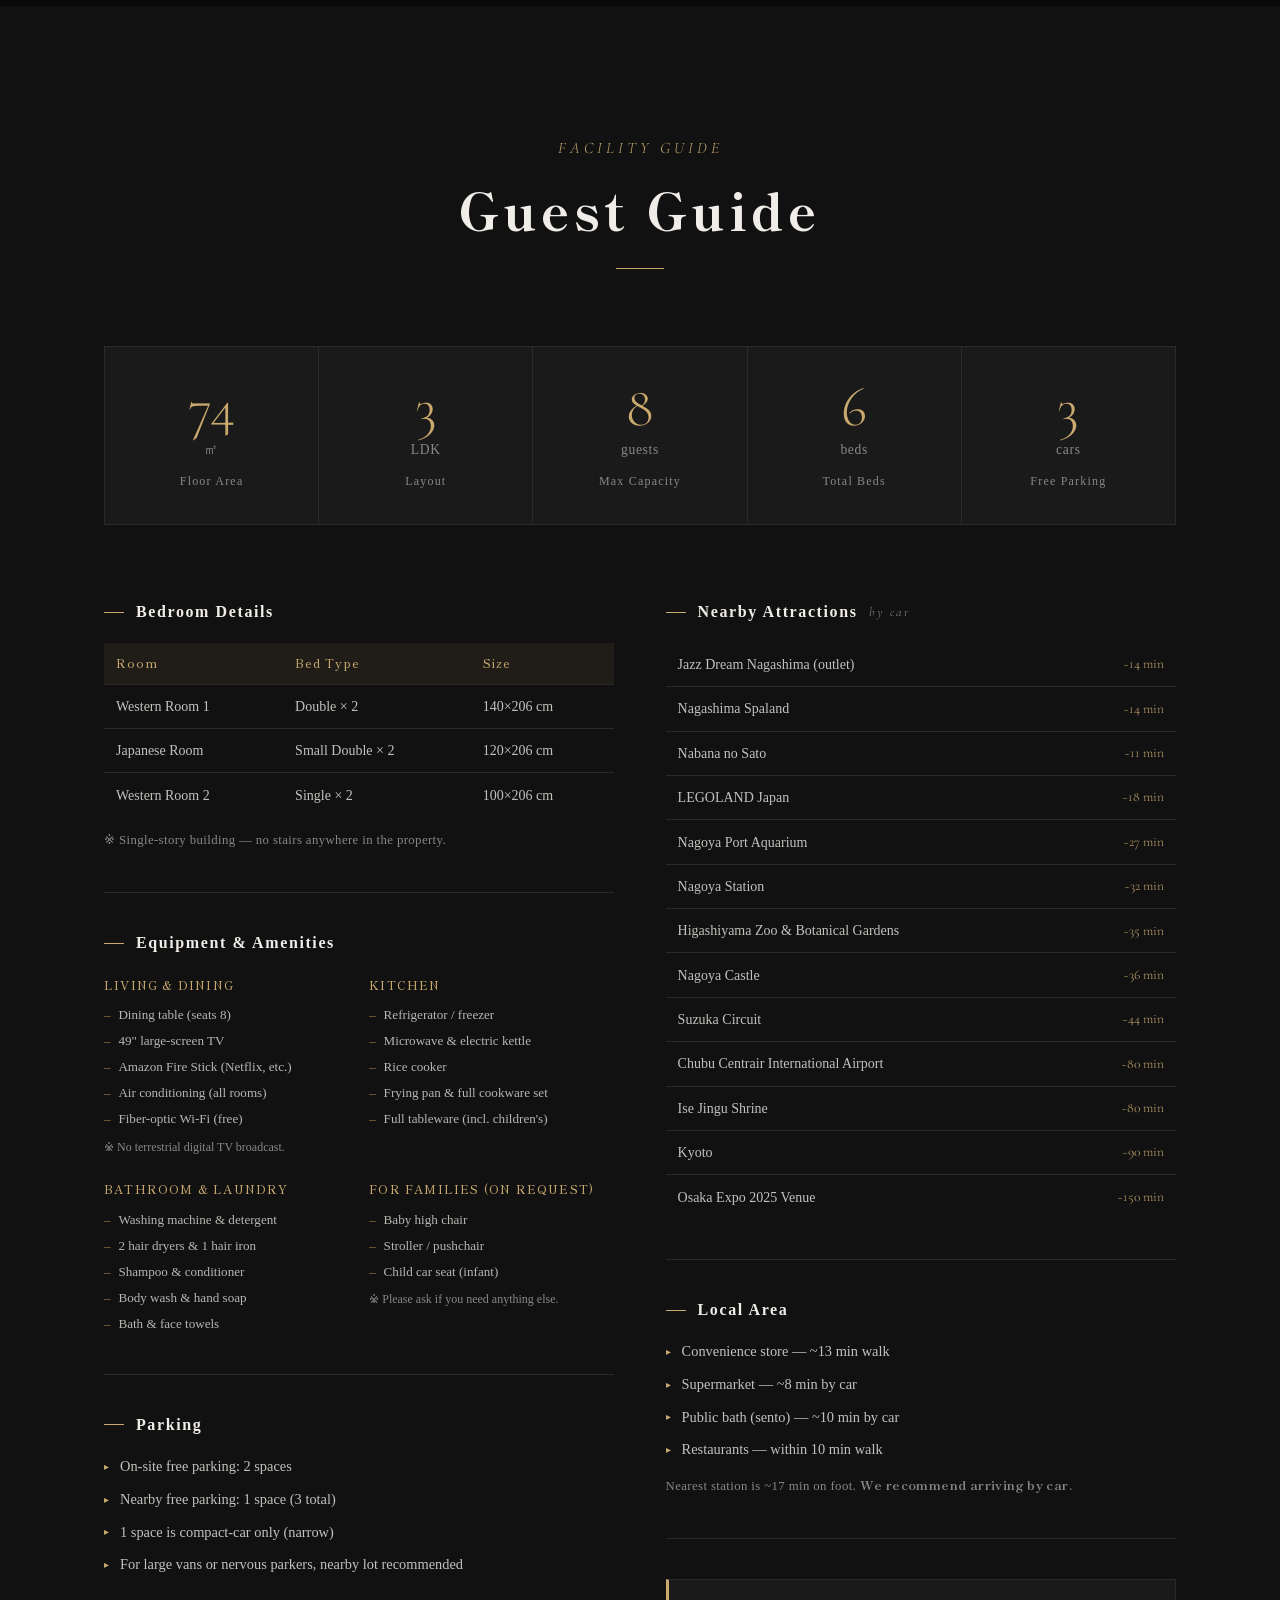
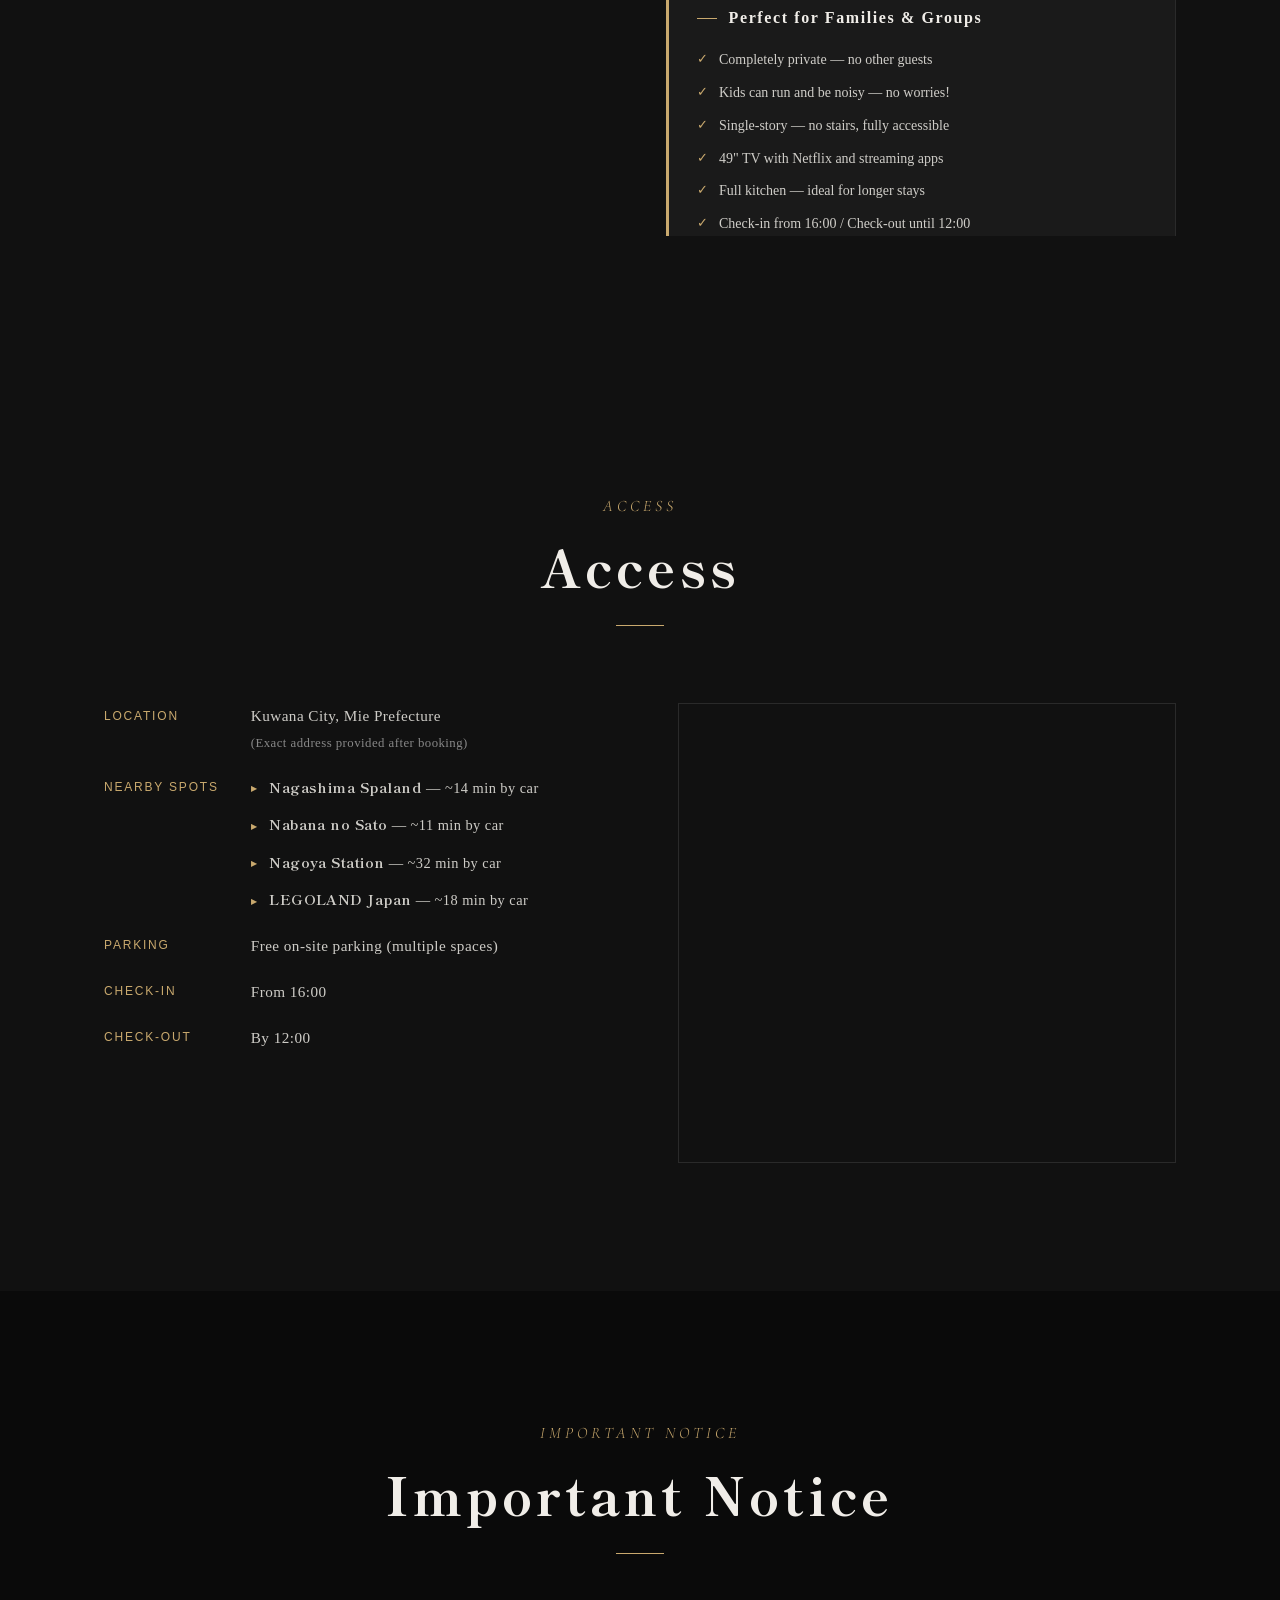
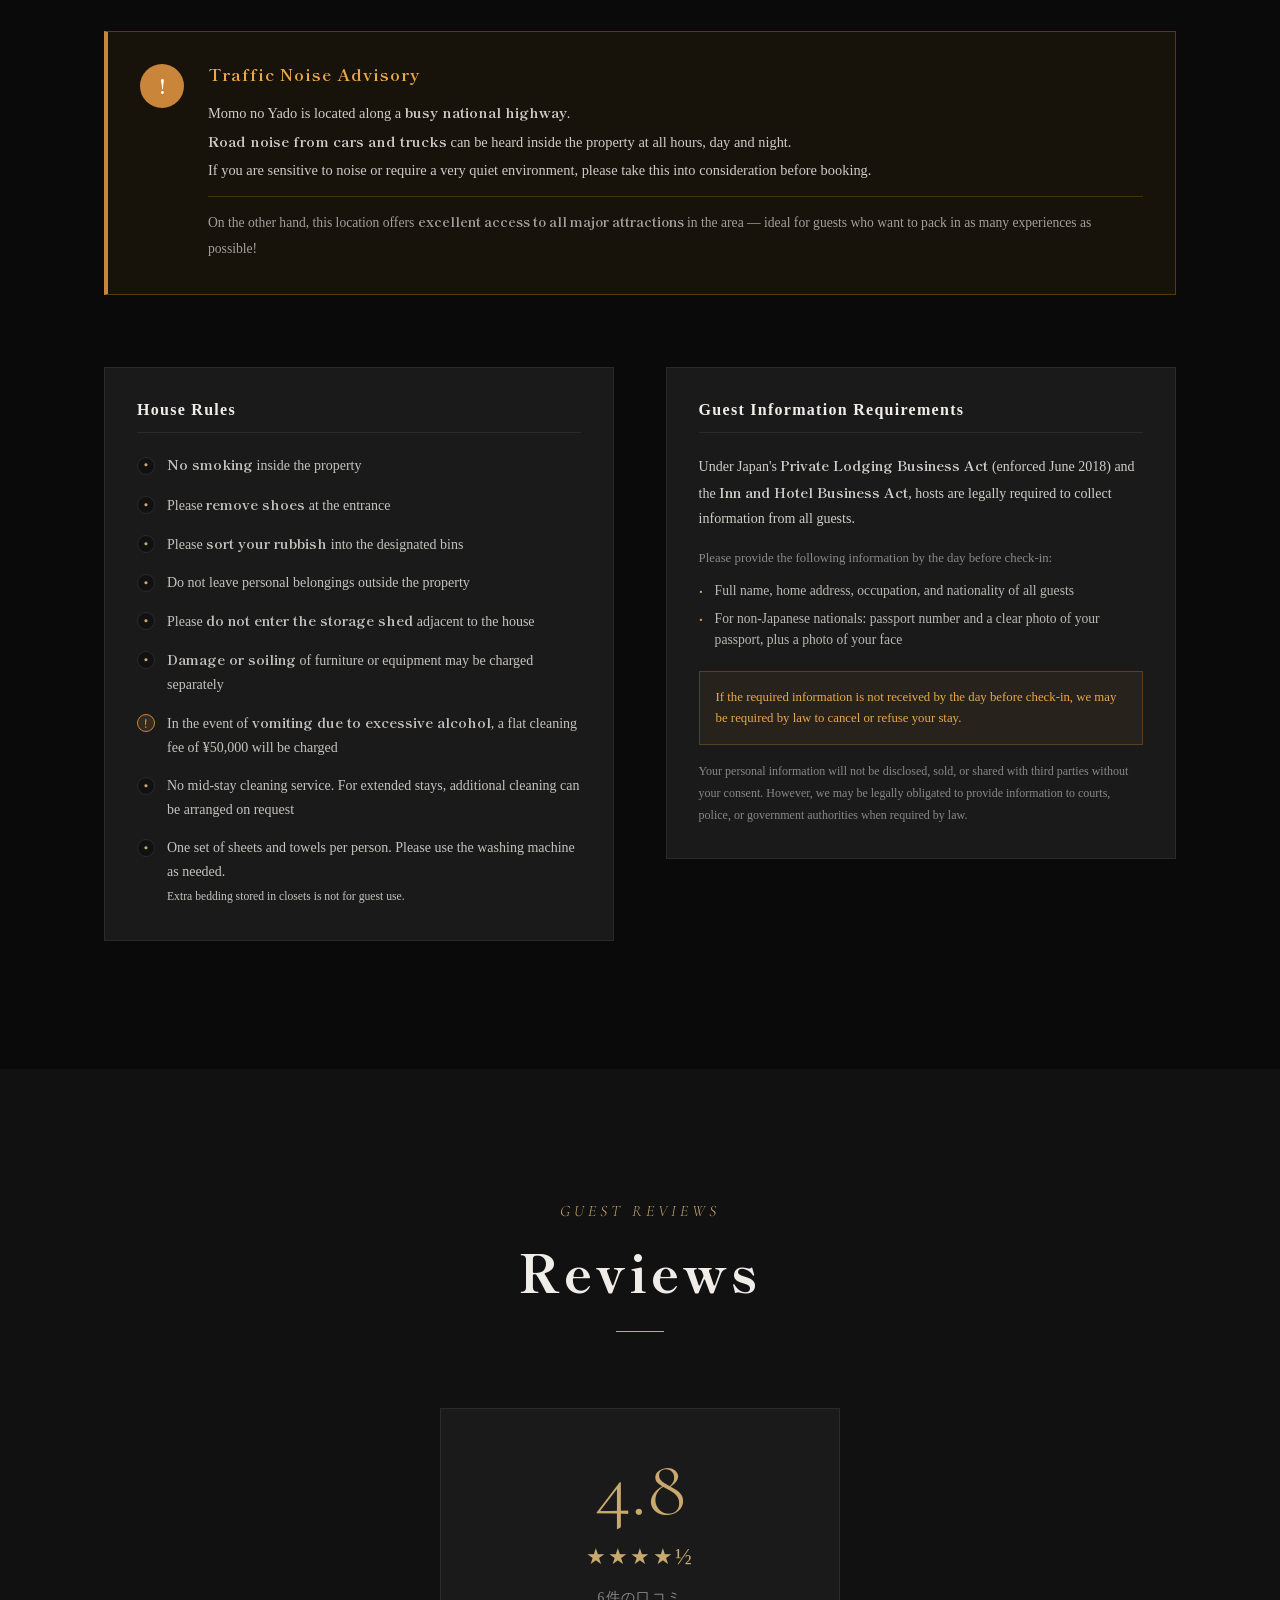
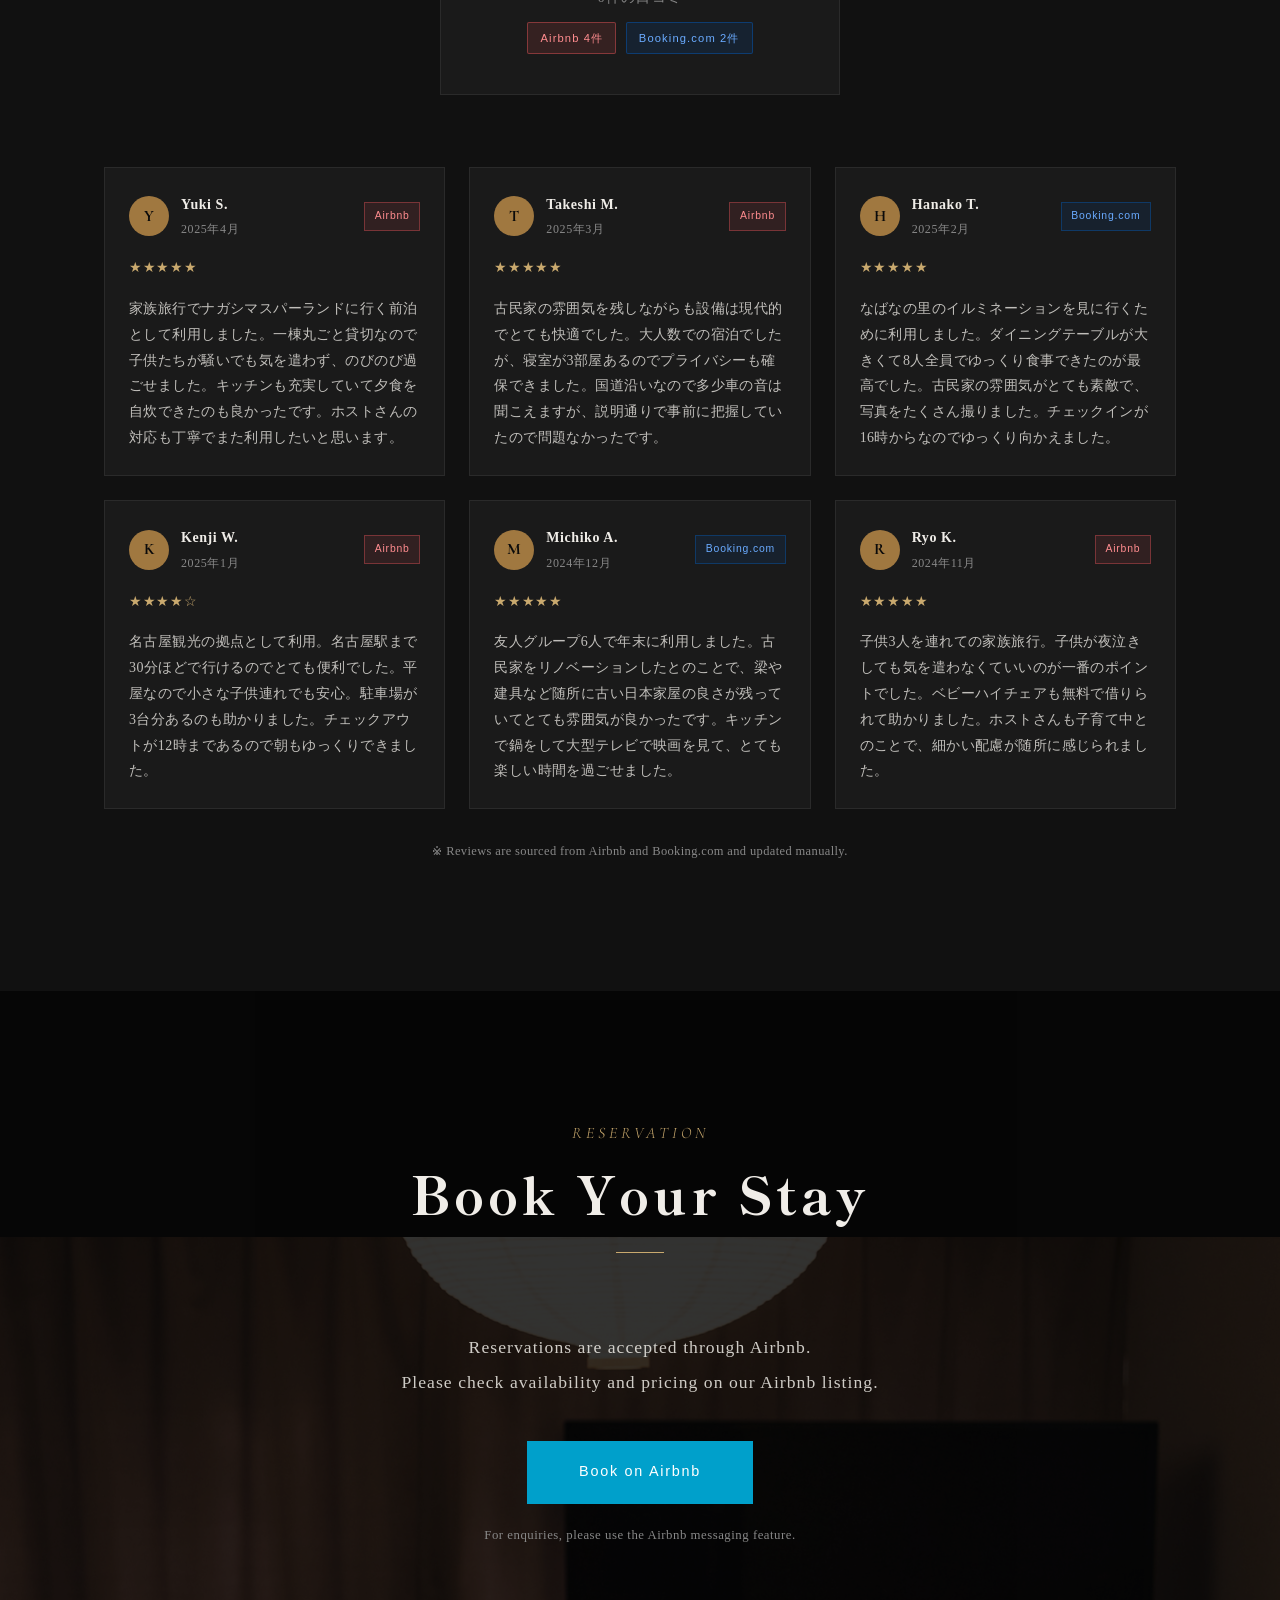
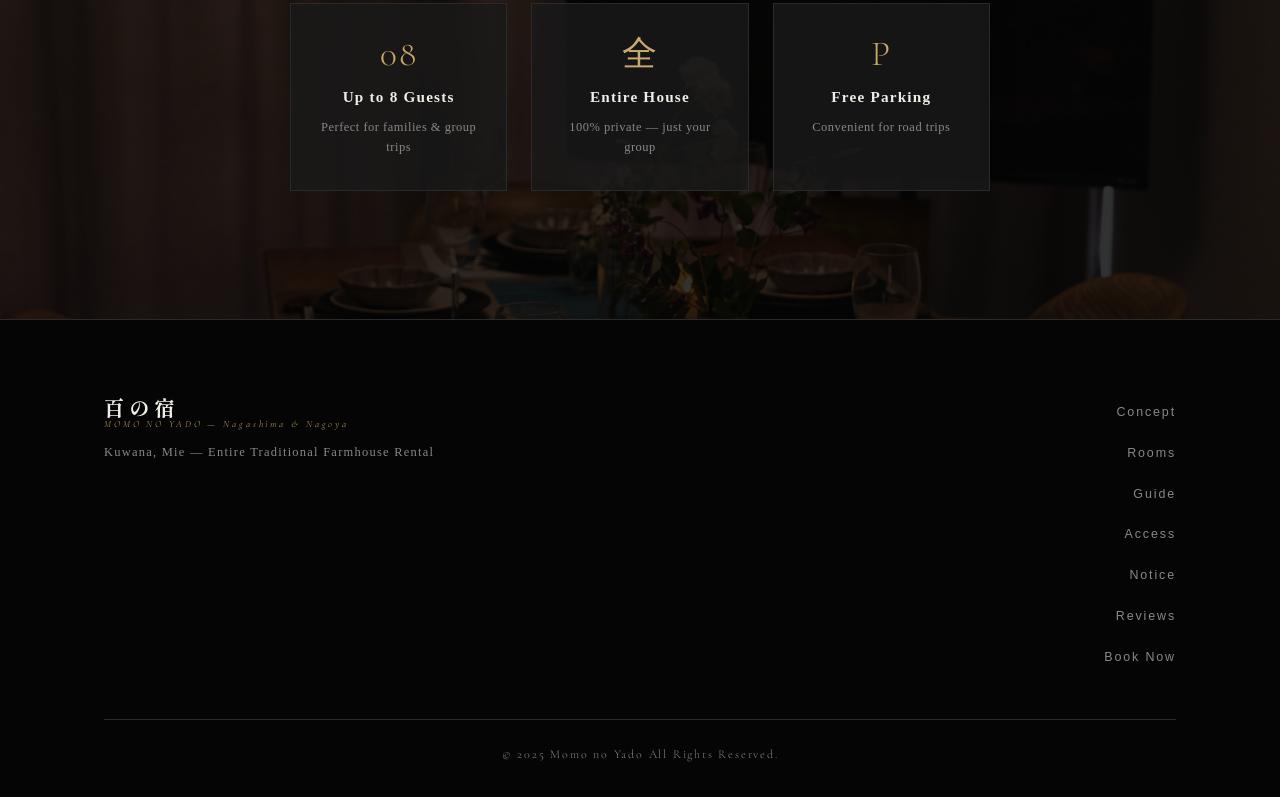
<file: en.html>
<!DOCTYPE html>
<html lang="en">
<head>
  <meta charset="UTF-8">
  <meta name="viewport" content="width=device-width, initial-scale=1.0">
  <meta name="robots" content="noindex, nofollow">
  <meta name="description" content="Momo no Yado — An entire traditional Japanese kominka guesthouse for private rental in Kuwana, Mie. 14 min from Nagashima Spaland. Up to 8 guests.">
  <meta property="og:title" content="Momo no Yado | Traditional Japanese Guesthouse in Kuwana, Mie">
  <meta property="og:description" content="Entire traditional kominka guesthouse for private rental. 14 min from Nagashima Spaland. Up to 8 guests.">
  <meta property="og:type" content="website">
  <title>Momo no Yado | Traditional Japanese Guesthouse — Kuwana, Mie</title>
  <link rel="preconnect" href="https://fonts.googleapis.com">
  <link rel="preconnect" href="https://fonts.gstatic.com" crossorigin>
  <link href="https://fonts.googleapis.com/css2?family=Shippori+Mincho+B1:wght@400;500;600;800&family=Cormorant+Garamond:ital,wght@0,300;0,400;1,300;1,400&display=swap" rel="stylesheet">
  <link rel="stylesheet" href="css/style.css">
  <style>
    /* Language Switcher */
    .lang-switcher {
      display: flex;
      gap: 0.4rem;
      align-items: center;
      margin-left: 1.5rem;
    }
    .lang-btn {
      font-family: var(--font-en);
      font-size: 0.75rem;
      letter-spacing: 0.1em;
      padding: 0.25rem 0.6rem;
      border: 1px solid rgba(201,169,110,0.4);
      color: var(--color-text-muted);
      text-decoration: none;
      border-radius: 2px;
      transition: all 0.2s;
    }
    .lang-btn:hover { color: var(--color-gold); border-color: var(--color-gold); }
    .lang-btn--active { color: var(--color-gold); border-color: var(--color-gold); }
    .header__inner { display: flex; align-items: center; }
    @media (max-width: 768px) {
      .lang-switcher { margin-left: auto; margin-right: 0.5rem; }
    }
  </style>
</head>
<body>

  <!-- Auto language detection -->
  <script>
    if (!sessionStorage.getItem('lang-chosen')) {
      const lang = (navigator.language || navigator.userLanguage || '').toLowerCase();
      if (lang.startsWith('ja')) {
        sessionStorage.setItem('lang-chosen', 'ja');
        window.location.href = 'index.html';
      }
    }
  </script>

  <!-- HEADER -->
  <header id="site-header" class="header header--transparent">
    <div class="header__inner">
      <a href="#" class="header__logo">
        <span class="logo-ja">百の宿</span>
        <span class="logo-en">MOMO NO YADO — Nagashima &amp; Nagoya</span>
      </a>
      <button class="header__menu-toggle" aria-label="Open menu" aria-expanded="false">
        <span></span>
        <span></span>
        <span></span>
      </button>
      <nav class="header__nav" role="navigation" aria-label="Main navigation">
        <ul>
          <li><a href="#concept">Concept</a></li>
          <li><a href="#rooms">Rooms</a></li>
          <li><a href="#guide">Guide</a></li>
          <li><a href="#access">Access</a></li>
          <li><a href="#notice">Notice</a></li>
          <li><a href="#reviews">Reviews</a></li>
          <li><a href="#booking" class="nav-cta">Book Now</a></li>
        </ul>
      </nav>
      <div class="lang-switcher">
        <a href="index.html" class="lang-btn">日本語</a>
        <a href="en.html" class="lang-btn lang-btn--active">EN</a>
      </div>
    </div>
  </header>

  <main>

    <!-- HERO -->
    <section id="hero" class="hero" aria-label="Main visual">
      <div class="hero__slideshow">
        <div class="hero__slide hero__slide--active" data-src="images/exterior.jpg" aria-hidden="true"></div>
        <div class="hero__slide" data-src="images/entrance.jpg" aria-hidden="true"></div>
        <div class="hero__slide" data-src="images/dining-night.jpg" aria-hidden="true"></div>
        <div class="hero__slide" data-src="images/dining-day.jpg" aria-hidden="true"></div>
        <div class="hero__slide" data-src="images/bedroom1.jpg" aria-hidden="true"></div>
        <div class="hero__slide" data-src="images/bedroom3.jpg" aria-hidden="true"></div>
        <div class="hero__slide" data-src="images/bedroom2.jpg" aria-hidden="true"></div>
      </div>
      <div class="hero__overlay" aria-hidden="true"></div>
      <div class="hero__content">
        <p class="hero__eyebrow">Nagashima &amp; Nagoya</p>
        <h1 class="hero__title">百の宿</h1>
        <p class="hero__reading">Momo no yado</p>
        <p class="hero__subtitle">A century-old Japanese farmhouse,<br>yours alone to enjoy.</p>
        <a href="#booking" class="btn btn--primary">Check Availability</a>
      </div>
      <div class="hero__dots" aria-label="Slide navigation">
        <button class="hero__dot hero__dot--active" aria-label="Slide 1"></button>
        <button class="hero__dot" aria-label="Slide 2"></button>
        <button class="hero__dot" aria-label="Slide 3"></button>
        <button class="hero__dot" aria-label="Slide 4"></button>
        <button class="hero__dot" aria-label="Slide 5"></button>
        <button class="hero__dot" aria-label="Slide 6"></button>
        <button class="hero__dot" aria-label="Slide 7"></button>
      </div>
      <div class="hero__scroll-hint" aria-hidden="true">
        <span>SCROLL</span>
        <div class="hero__scroll-line"></div>
      </div>
    </section>

    <!-- CONCEPT -->
    <section id="concept" class="section concept">
      <div class="container">
        <div class="section__header">
          <p class="section__eyebrow">Our Concept</p>
          <h2 class="section__title">A Different Kind<br>of Everyday</h2>
          <div class="section__divider" aria-hidden="true"></div>
        </div>
        <div class="concept__grid">
          <div class="concept__text">
            <p class="concept__lead">
              Momo no Yado is an entire traditional kominka farmhouse,<br>lovingly restored and available for private rental in Kuwana, Mie.
            </p>
            <p class="concept__body">
              Heavy wooden beams and the warmth of earthen walls — a space carefully preserved by generations past, now blended naturally with modern comforts.
            </p>
            <p class="concept__body">
              Just 14 minutes by car from Nagashima Spaland. After a full day of adventure, come home to Momo no Yado and unwind at your own pace. Meals shared around the table, quiet time in your own room — moments here become lasting memories of your journey.
            </p>
            <ul class="concept__pillars">
              <li class="pillar">
                <span class="pillar__icon" aria-hidden="true">一</span>
                <div class="pillar__text">
                  <strong>Entire House Rental</strong>
                  <span>Up to 8 guests. The whole property is yours — no other guests.</span>
                </div>
              </li>
              <li class="pillar">
                <span class="pillar__icon" aria-hidden="true">古</span>
                <div class="pillar__text">
                  <strong>Historic Character</strong>
                  <span>Original beams and earthen walls carry the warmth of generations past.</span>
                </div>
              </li>
              <li class="pillar">
                <span class="pillar__icon" aria-hidden="true">新</span>
                <div class="pillar__text">
                  <strong>Modern Comforts</strong>
                  <span>Bath, AC, Wi-Fi and a fully equipped kitchen. Nothing missing.</span>
                </div>
              </li>
            </ul>
          </div>
          <div class="concept__image-wrap">
            <img src="images/dining-day.jpg" alt="Bright living and dining area at Momo no Yado with natural light and Scandinavian furniture" loading="lazy" width="640" height="800">
            <div class="concept__image-accent" aria-hidden="true"></div>
          </div>
        </div>
      </div>
    </section>

    <!-- ROOMS & FACILITIES -->
    <section id="rooms" class="section rooms">
      <div class="container">
        <div class="section__header">
          <p class="section__eyebrow">Facilities &amp; Rooms</p>
          <h2 class="section__title">Rooms &amp; Facilities</h2>
          <div class="section__divider" aria-hidden="true"></div>
          <p class="section__desc">The entire property is reserved exclusively for your group.</p>
        </div>
        <div class="rooms__grid">

          <article class="room-card room-card--wide">
            <div class="room-card__image-wrap">
              <img src="images/entrance.jpg" alt="Entrance of Momo no Yado with circular window, bamboo lattice and earthen walls" loading="lazy" width="900" height="1200">
            </div>
            <div class="room-card__body">
              <p class="room-card__en">Entrance — Genkan</p>
              <h3 class="room-card__title">Entrance — Where the Journey Begins</h3>
              <p class="room-card__desc">Soft light through a circular window. The bamboo lattice and earthen walls of this entryway feel like a warm homecoming every time you arrive. Take a breath in the earthen vestibule before stepping inside.</p>
            </div>
          </article>

          <article class="room-card">
            <div class="room-card__image-wrap">
              <img src="images/exterior.jpg" alt="Exterior of Momo no Yado — traditional tiled roof and wooden entrance door" loading="lazy" width="800" height="533">
            </div>
            <div class="room-card__body">
              <p class="room-card__en">Exterior</p>
              <h3 class="room-card__title">Exterior — Single-Story Living</h3>
              <p class="room-card__desc">A heavy traditional tiled roof atop a single-story house with no stairs. Accessible and comfortable for young children and elderly guests alike. Step through the wooden door and enter a space that transcends time.</p>
            </div>
          </article>

          <article class="room-card">
            <div class="room-card__image-wrap">
              <img src="images/kitchen.jpg" alt="Kitchen at Momo no Yado with large sink, gas stove, refrigerator and cooking equipment" loading="lazy" width="800" height="533">
            </div>
            <div class="room-card__body">
              <p class="room-card__en">Kitchen</p>
              <h3 class="room-card__title">Kitchen — The Family Kitchen</h3>
              <p class="room-card__desc">A large sink, gas stove, refrigerator/freezer, microwave, rice cooker, a full set of cookware and tableware (including children's dishes) — everything you need to cook for all 8 guests with ease.</p>
            </div>
          </article>

          <article class="room-card">
            <div class="room-card__image-wrap">
              <img src="images/dining-night.jpg" alt="Evening dining room with warm washi paper pendant lamp and 8-seat table" loading="lazy" width="800" height="533">
            </div>
            <div class="room-card__body">
              <p class="room-card__en">Dining Room — Evening</p>
              <h3 class="room-card__title">Dining — Evening Gathering</h3>
              <p class="room-card__desc">A large dining table for 8, lit by the gentle glow of a washi paper pendant lamp. The perfect setting for a special evening with family or friends.</p>
            </div>
          </article>

          <article class="room-card">
            <div class="room-card__image-wrap">
              <img src="images/dining-day.jpg" alt="Bright daytime living and dining area with Scandinavian furniture and tokonoma alcove" loading="lazy" width="800" height="533">
            </div>
            <div class="room-card__body">
              <p class="room-card__en">Living &amp; Dining — Daytime</p>
              <h3 class="room-card__title">Living Room — Daytime Comfort</h3>
              <p class="room-card__desc">Flooded with natural light, this welcoming living space pairs Scandinavian-style furniture with a traditional tokonoma alcove — where East meets West in easy harmony.</p>
            </div>
          </article>

          <article class="room-card">
            <div class="room-card__image-wrap">
              <img src="images/toilet.jpg" alt="Restroom decorated with a vivid wisteria painting" loading="lazy" width="800" height="533">
            </div>
            <div class="room-card__body">
              <p class="room-card__en">Restroom</p>
              <h3 class="room-card__title">Restroom — A Refined Space</h3>
              <p class="room-card__desc">A clean Western-style restroom adorned with a vibrant wisteria painting. The attention to detail here reflects the care put into every corner of Momo no Yado.</p>
            </div>
          </article>

          <article class="room-card">
            <div class="room-card__image-wrap">
              <img src="images/bedroom1.jpg" alt="Bedroom 1 with deep purple walls, gold botanical art and two double beds" loading="lazy" width="800" height="533">
            </div>
            <div class="room-card__body">
              <p class="room-card__en">Bedroom 1</p>
              <h3 class="room-card__title">Bedroom 1 — Spacious Double Room</h3>
              <p class="room-card__desc">Two double beds in a generously sized room. There's plenty of floor space to open your suitcases without feeling cramped. Deep purple walls and golden botanical motifs give this room a sense of quiet drama.</p>
            </div>
          </article>

          <article class="room-card">
            <div class="room-card__image-wrap">
              <img src="images/bedroom3.jpg" alt="Bedroom 3 — warm Japanese-style room with floral pendant lamp and twin beds" loading="lazy" width="800" height="533">
            </div>
            <div class="room-card__body">
              <p class="room-card__en">Bedroom 3</p>
              <h3 class="room-card__title">Bedroom 3 — Lamp-lit Japanese Room</h3>
              <p class="room-card__desc">A cozy Japanese-style room lit by a flower-shaped pendant lamp. Sliding doors connect to the adjacent room, offering flexibility for larger groups.</p>
            </div>
          </article>

          <article class="room-card room-card--wide">
            <div class="room-card__image-wrap">
              <img src="images/bedroom2.jpg" alt="Bedroom 2 — traditional Japanese suite with shoji screens and gilded fusuma doors" loading="lazy" width="1200" height="800">
            </div>
            <div class="room-card__body">
              <p class="room-card__en">Bedroom 2 — Japanese Suite</p>
              <h3 class="room-card__title">Bedroom 2 — The Japanese Suite</h3>
              <p class="room-card__desc">Shoji screens and gilded fusuma sliding doors remain intact in this pure Japanese-style bedroom. Crisp white bedding with a soft pink accent brings a gentle freshness — tradition and novelty gracefully intertwined.</p>
            </div>
          </article>

        </div>

        <div class="amenities">
          <h3 class="amenities__title">Amenities &amp; Equipment</h3>
          <ul class="amenities__grid">
            <li>Wi-Fi (Free)</li>
            <li>Air conditioning (all rooms)</li>
            <li>Bath &amp; shower</li>
            <li>Western-style toilet</li>
            <li>Fully equipped kitchen</li>
            <li>Microwave &amp; refrigerator</li>
            <li>Washing machine</li>
            <li>Free parking</li>
            <li>Towels &amp; amenities</li>
            <li>Bedding included</li>
          </ul>
        </div>
      </div>
    </section>

    <!-- GUIDE -->
    <section id="guide" class="section guide">
      <div class="container">
        <div class="section__header">
          <p class="section__eyebrow">Facility Guide</p>
          <h2 class="section__title">Guest Guide</h2>
          <div class="section__divider" aria-hidden="true"></div>
        </div>

        <div class="guide__stats">
          <div class="guide__stat">
            <span class="guide__stat-num">74</span>
            <span class="guide__stat-unit">㎡</span>
            <span class="guide__stat-label">Floor Area</span>
          </div>
          <div class="guide__stat">
            <span class="guide__stat-num">3</span>
            <span class="guide__stat-unit">LDK</span>
            <span class="guide__stat-label">Layout</span>
          </div>
          <div class="guide__stat">
            <span class="guide__stat-num">8</span>
            <span class="guide__stat-unit">guests</span>
            <span class="guide__stat-label">Max Capacity</span>
          </div>
          <div class="guide__stat">
            <span class="guide__stat-num">6</span>
            <span class="guide__stat-unit">beds</span>
            <span class="guide__stat-label">Total Beds</span>
          </div>
          <div class="guide__stat">
            <span class="guide__stat-num">3</span>
            <span class="guide__stat-unit">cars</span>
            <span class="guide__stat-label">Free Parking</span>
          </div>
        </div>

        <div class="guide__cols">

          <!-- Left column -->
          <div class="guide__col">

            <div class="guide__block">
              <h3 class="guide__block-title">Bedroom Details</h3>
              <table class="guide__table">
                <thead>
                  <tr>
                    <th>Room</th>
                    <th>Bed Type</th>
                    <th>Size</th>
                  </tr>
                </thead>
                <tbody>
                  <tr>
                    <td>Western Room 1</td>
                    <td>Double × 2</td>
                    <td>140×206 cm</td>
                  </tr>
                  <tr>
                    <td>Japanese Room</td>
                    <td>Small Double × 2</td>
                    <td>120×206 cm</td>
                  </tr>
                  <tr>
                    <td>Western Room 2</td>
                    <td>Single × 2</td>
                    <td>100×206 cm</td>
                  </tr>
                </tbody>
              </table>
              <p class="guide__note">※ Single-story building — no stairs anywhere in the property.</p>
            </div>

            <div class="guide__block">
              <h3 class="guide__block-title">Equipment &amp; Amenities</h3>
              <div class="guide__equip-grid">
                <div class="guide__equip-col">
                  <p class="guide__equip-head">Living &amp; Dining</p>
                  <ul>
                    <li>Dining table (seats 8)</li>
                    <li>49" large-screen TV</li>
                    <li>Amazon Fire Stick (Netflix, etc.)</li>
                    <li>Air conditioning (all rooms)</li>
                    <li>Fiber-optic Wi-Fi (free)</li>
                  </ul>
                  <p class="guide__equip-note">※ No terrestrial digital TV broadcast.</p>
                </div>
                <div class="guide__equip-col">
                  <p class="guide__equip-head">Kitchen</p>
                  <ul>
                    <li>Refrigerator / freezer</li>
                    <li>Microwave &amp; electric kettle</li>
                    <li>Rice cooker</li>
                    <li>Frying pan &amp; full cookware set</li>
                    <li>Full tableware (incl. children's)</li>
                  </ul>
                </div>
                <div class="guide__equip-col">
                  <p class="guide__equip-head">Bathroom &amp; Laundry</p>
                  <ul>
                    <li>Washing machine &amp; detergent</li>
                    <li>2 hair dryers &amp; 1 hair iron</li>
                    <li>Shampoo &amp; conditioner</li>
                    <li>Body wash &amp; hand soap</li>
                    <li>Bath &amp; face towels</li>
                  </ul>
                </div>
                <div class="guide__equip-col">
                  <p class="guide__equip-head">For Families (on request)</p>
                  <ul>
                    <li>Baby high chair</li>
                    <li>Stroller / pushchair</li>
                    <li>Child car seat (infant)</li>
                  </ul>
                  <p class="guide__equip-note">※ Please ask if you need anything else.</p>
                </div>
              </div>
            </div>

            <div class="guide__block">
              <h3 class="guide__block-title">Parking</h3>
              <ul class="guide__list">
                <li>On-site free parking: 2 spaces</li>
                <li>Nearby free parking: 1 space (3 total)</li>
                <li>1 space is compact-car only (narrow)</li>
                <li>For large vans or nervous parkers, nearby lot recommended</li>
              </ul>
            </div>

          </div>

          <!-- Right column -->
          <div class="guide__col">

            <div class="guide__block">
              <h3 class="guide__block-title">Nearby Attractions <span class="guide__block-sub">by car</span></h3>
              <table class="guide__table guide__table--access">
                <tbody>
                  <tr><td>Jazz Dream Nagashima (outlet)</td><td>~14 min</td></tr>
                  <tr><td>Nagashima Spaland</td><td>~14 min</td></tr>
                  <tr><td>Nabana no Sato</td><td>~11 min</td></tr>
                  <tr><td>LEGOLAND Japan</td><td>~18 min</td></tr>
                  <tr><td>Nagoya Port Aquarium</td><td>~27 min</td></tr>
                  <tr><td>Nagoya Station</td><td>~32 min</td></tr>
                  <tr><td>Higashiyama Zoo &amp; Botanical Gardens</td><td>~35 min</td></tr>
                  <tr><td>Nagoya Castle</td><td>~36 min</td></tr>
                  <tr><td>Suzuka Circuit</td><td>~44 min</td></tr>
                  <tr><td>Chubu Centrair International Airport</td><td>~80 min</td></tr>
                  <tr><td>Ise Jingu Shrine</td><td>~80 min</td></tr>
                  <tr><td>Kyoto</td><td>~90 min</td></tr>
                  <tr><td>Osaka Expo 2025 Venue</td><td>~150 min</td></tr>
                </tbody>
              </table>
            </div>

            <div class="guide__block">
              <h3 class="guide__block-title">Local Area</h3>
              <ul class="guide__list">
                <li>Convenience store — ~13 min walk</li>
                <li>Supermarket — ~8 min by car</li>
                <li>Public bath (sento) — ~10 min by car</li>
                <li>Restaurants — within 10 min walk</li>
              </ul>
              <p class="guide__note">Nearest station is ~17 min on foot. <strong>We recommend arriving by car.</strong></p>
            </div>

            <div class="guide__block guide__block--highlight">
              <h3 class="guide__block-title">Perfect for Families &amp; Groups</h3>
              <ul class="guide__check-list">
                <li>Completely private — no other guests</li>
                <li>Kids can run and be noisy — no worries!</li>
                <li>Single-story — no stairs, fully accessible</li>
                <li>49" TV with Netflix and streaming apps</li>
                <li>Full kitchen — ideal for longer stays</li>
                <li>Check-in from 16:00 / Check-out until 12:00</li>
              </ul>
            </div>

          </div>
        </div>
      </div>
    </section>

    <!-- ACCESS -->
    <section id="access" class="section access">
      <div class="container">
        <div class="section__header">
          <p class="section__eyebrow">Access</p>
          <h2 class="section__title">Access</h2>
          <div class="section__divider" aria-hidden="true"></div>
        </div>
        <div class="access__grid">
          <div class="access__info">
            <dl class="access__dl">
              <dt>Location</dt>
              <dd>Kuwana City, Mie Prefecture<br><small>(Exact address provided after booking)</small></dd>
              <dt>Nearby Spots</dt>
              <dd>
                <ul class="access__spots">
                  <li>
                    <span class="access__spot-icon" aria-hidden="true">&#9654;</span>
                    <span><strong>Nagashima Spaland</strong> — ~14 min by car</span>
                  </li>
                  <li>
                    <span class="access__spot-icon" aria-hidden="true">&#9654;</span>
                    <span><strong>Nabana no Sato</strong> — ~11 min by car</span>
                  </li>
                  <li>
                    <span class="access__spot-icon" aria-hidden="true">&#9654;</span>
                    <span><strong>Nagoya Station</strong> — ~32 min by car</span>
                  </li>
                  <li>
                    <span class="access__spot-icon" aria-hidden="true">&#9654;</span>
                    <span><strong>LEGOLAND Japan</strong> — ~18 min by car</span>
                  </li>
                </ul>
              </dd>
              <dt>Parking</dt>
              <dd>Free on-site parking (multiple spaces)</dd>
              <dt>Check-in</dt>
              <dd>From 16:00</dd>
              <dt>Check-out</dt>
              <dd>By 12:00</dd>
            </dl>
          </div>
          <div class="access__map">
            <div class="access__map-embed">
              <iframe
                src="https://www.google.com/maps/embed?pb=!1m18!1m12!1m3!1d800!2d136.6759381!3d35.0521523!2m3!1f0!2f0!3f0!3m2!1i1024!2i768!4f13.1!3m3!1m2!1s0x60039b1fd53d8e8f%3A0x9227cebfe5deebc1!2z44CQ55m96Ymy44CR!5e0!3m2!1sja!2sjp!4v1"
                width="100%"
                height="100%"
                style="border:0;"
                allowfullscreen=""
                loading="lazy"
                referrerpolicy="no-referrer-when-downgrade"
                title="Map around Momo no Yado"
              ></iframe>
            </div>
          </div>
        </div>
      </div>
    </section>

    <!-- NOTICE -->
    <section id="notice" class="section notice">
      <div class="container">
        <div class="section__header">
          <p class="section__eyebrow">Important Notice</p>
          <h2 class="section__title">Important Notice</h2>
          <div class="section__divider" aria-hidden="true"></div>
        </div>

        <div class="notice__warning">
          <div class="notice__warning-icon" aria-hidden="true">!</div>
          <div class="notice__warning-body">
            <h3>Traffic Noise Advisory</h3>
            <p>
              Momo no Yado is located along a <strong>busy national highway</strong>.<br>
              <strong>Road noise from cars and trucks</strong> can be heard inside the property at all hours, day and night.<br>
              If you are sensitive to noise or require a very quiet environment, please take this into consideration before booking.
            </p>
            <p class="notice__warning-merit">
              On the other hand, this location offers <strong>excellent access to all major attractions</strong> in the area — ideal for guests who want to pack in as many experiences as possible!
            </p>
          </div>
        </div>

        <div class="notice__cols">

          <div class="notice__block">
            <h3 class="notice__block-title">House Rules</h3>
            <ul class="notice__rule-list">
              <li>
                <span class="notice__rule-icon">●</span>
                <span><strong>No smoking</strong> inside the property</span>
              </li>
              <li>
                <span class="notice__rule-icon">●</span>
                <span>Please <strong>remove shoes</strong> at the entrance</span>
              </li>
              <li>
                <span class="notice__rule-icon">●</span>
                <span>Please <strong>sort your rubbish</strong> into the designated bins</span>
              </li>
              <li>
                <span class="notice__rule-icon">●</span>
                <span>Do not leave personal belongings outside the property</span>
              </li>
              <li>
                <span class="notice__rule-icon">●</span>
                <span>Please <strong>do not enter the storage shed</strong> adjacent to the house</span>
              </li>
              <li>
                <span class="notice__rule-icon">●</span>
                <span><strong>Damage or soiling</strong> of furniture or equipment may be charged separately</span>
              </li>
              <li>
                <span class="notice__rule-icon notice__rule-icon--warn">!</span>
                <span>In the event of <strong>vomiting due to excessive alcohol</strong>, a flat cleaning fee of ¥50,000 will be charged</span>
              </li>
              <li>
                <span class="notice__rule-icon">●</span>
                <span>No mid-stay cleaning service. For extended stays, additional cleaning can be arranged on request</span>
              </li>
              <li>
                <span class="notice__rule-icon">●</span>
                <span>One set of sheets and towels per person. Please use the washing machine as needed.<br><small>Extra bedding stored in closets is not for guest use.</small></span>
              </li>
            </ul>
          </div>

          <div class="notice__block">
            <h3 class="notice__block-title">Guest Information Requirements</h3>
            <p class="notice__legal-lead">
              Under Japan's <strong>Private Lodging Business Act</strong> (enforced June 2018) and the <strong>Inn and Hotel Business Act</strong>, hosts are legally required to collect information from all guests.
            </p>
            <p class="notice__legal-sub">Please provide the following information by the day before check-in:</p>
            <ul class="notice__legal-list">
              <li>Full name, home address, occupation, and nationality of all guests</li>
              <li>For non-Japanese nationals: passport number and a clear photo of your passport, plus a photo of your face</li>
            </ul>
            <div class="notice__legal-warning">
              If the required information is not received by the day before check-in, we may be required by law to cancel or refuse your stay.
            </div>
            <p class="notice__privacy">
              Your personal information will not be disclosed, sold, or shared with third parties without your consent. However, we may be legally obligated to provide information to courts, police, or government authorities when required by law.
            </p>
          </div>

        </div>
      </div>
    </section>

    <!-- REVIEWS -->
    <section id="reviews" class="section reviews-section">
      <div class="container">
        <div class="section__header">
          <p class="section__eyebrow">Guest Reviews</p>
          <h2 class="section__title">Reviews</h2>
          <div class="section__divider" aria-hidden="true"></div>
        </div>
        <div class="reviews__summary" id="reviews-summary">
          <div class="reviews__avg-score" id="reviews-avg">—</div>
          <div class="reviews__avg-stars" id="reviews-stars" aria-label="Rating"></div>
          <div class="reviews__avg-count" id="reviews-count"></div>
          <div class="reviews__platforms" id="reviews-platforms"></div>
        </div>
        <div class="reviews__grid" id="reviews-grid" aria-live="polite">
          <p class="reviews__loading">Loading reviews…</p>
        </div>
        <p class="reviews__note">
          ※ Reviews are sourced from Airbnb and Booking.com and updated manually.
        </p>
      </div>
    </section>

    <!-- BOOKING -->
    <section id="booking" class="section booking">
      <div class="booking__bg" aria-hidden="true"></div>
      <div class="booking__overlay" aria-hidden="true"></div>
      <div class="container booking__container">
        <div class="section__header">
          <p class="section__eyebrow">Reservation</p>
          <h2 class="section__title">Book Your Stay</h2>
          <div class="section__divider" aria-hidden="true"></div>
        </div>
        <div class="booking__content">
          <p class="booking__desc">
            Reservations are accepted through Airbnb.<br>
            Please check availability and pricing on our Airbnb listing.
          </p>
          <div class="booking__cta-wrap">
            <a href="https://www.airbnb.jp/rooms/1250385999537619920"
               target="_blank"
               rel="noopener noreferrer"
               class="btn btn--primary btn--large">
              Book on Airbnb
            </a>
            <p class="booking__note">
              For enquiries, please use the Airbnb messaging feature.
            </p>
          </div>
          <div class="booking__cards">
            <div class="booking__card">
              <div class="booking__card-num">08</div>
              <strong class="booking__card-title">Up to 8 Guests</strong>
              <span class="booking__card-desc">Perfect for families &amp; group trips</span>
            </div>
            <div class="booking__card">
              <div class="booking__card-num">全</div>
              <strong class="booking__card-title">Entire House</strong>
              <span class="booking__card-desc">100% private — just your group</span>
            </div>
            <div class="booking__card">
              <div class="booking__card-num">P</div>
              <strong class="booking__card-title">Free Parking</strong>
              <span class="booking__card-desc">Convenient for road trips</span>
            </div>
          </div>
        </div>
      </div>
    </section>

  </main>

  <!-- FOOTER -->
  <footer class="footer">
    <div class="container">
      <div class="footer__inner">
        <div class="footer__logo-wrap">
          <a href="#" class="footer__logo">
            <span class="logo-ja">百の宿</span>
            <span class="logo-en">MOMO NO YADO — Nagashima &amp; Nagoya</span>
          </a>
          <p class="footer__tagline">Kuwana, Mie — Entire Traditional Farmhouse Rental</p>
        </div>
        <nav class="footer__nav" aria-label="Footer navigation">
          <ul>
            <li><a href="#concept">Concept</a></li>
            <li><a href="#rooms">Rooms</a></li>
            <li><a href="#guide">Guide</a></li>
            <li><a href="#access">Access</a></li>
            <li><a href="#notice">Notice</a></li>
            <li><a href="#reviews">Reviews</a></li>
            <li><a href="#booking">Book Now</a></li>
          </ul>
        </nav>
      </div>
      <div class="footer__bottom">
        <p class="footer__copy">&copy; 2025 Momo no Yado All Rights Reserved.</p>
      </div>
    </div>
  </footer>

  <script src="js/main.js"></script>
</body>
</html>
</file>
<file: css/style.css>
/* ============================================================
   百の宿 — style.css
   ============================================================ */

/* === 1. CUSTOM PROPERTIES === */
:root {
  --color-bg:         #0a0a0a;
  --color-surface:    #111111;
  --color-surface-2:  #1a1a1a;
  --color-accent:     #00a0cb;
  --color-accent-dim: #007a9e;
  --color-gold:       #c9a96e;
  --color-gold-dim:   #a07840;
  --color-text:       #f0ede8;
  --color-text-muted: #888888;
  --color-border:     #2a2a2a;
  --color-overlay:    rgba(0, 0, 0, 0.55);

  --font-ja:   'Shippori Mincho B1', 'Hiragino Mincho ProN', serif;
  --font-en:   'Cormorant Garamond', Georgia, serif;
  --font-ui:   -apple-system, BlinkMacSystemFont, 'Helvetica Neue', Arial, sans-serif;

  --header-h:  72px;
  --ease-out:  cubic-bezier(0.25, 0.46, 0.45, 0.94);
}

/* === 2. RESET & BASE === */
*, *::before, *::after { box-sizing: border-box; margin: 0; padding: 0; }

html {
  scroll-behavior: smooth;
  font-size: 16px;
}

body {
  background-color: var(--color-bg);
  color: var(--color-text);
  font-family: var(--font-ja);
  font-weight: 400;
  line-height: 1.8;
  overflow-x: hidden;
  -webkit-font-smoothing: antialiased;
}

img {
  display: block;
  max-width: 100%;
  height: auto;
}

a {
  color: inherit;
  text-decoration: none;
}

ul, ol { list-style: none; }

button {
  background: none;
  border: none;
  cursor: pointer;
  font-family: inherit;
  color: inherit;
}

/* === 3. TYPOGRAPHY === */
h1, h2, h3, h4 {
  font-family: var(--font-ja);
  font-weight: 800;
  line-height: 1.3;
  letter-spacing: 0.06em;
}

/* === 4. LAYOUT UTILITIES === */
.container {
  max-width: 1200px;
  margin: 0 auto;
  padding: 0 clamp(1.5rem, 5vw, 5rem);
}

.section {
  padding: clamp(5rem, 10vw, 9rem) 0;
}

.section__header {
  text-align: center;
  margin-bottom: clamp(3rem, 6vw, 5rem);
}

.section__eyebrow {
  font-family: var(--font-en);
  font-style: italic;
  font-weight: 300;
  font-size: clamp(0.85rem, 1.5vw, 1rem);
  letter-spacing: 0.25em;
  color: var(--color-gold);
  margin-bottom: 0.75rem;
  text-transform: uppercase;
}

.section__title {
  font-size: clamp(2rem, 4.5vw, 3.2rem);
  font-weight: 800;
  letter-spacing: 0.08em;
  line-height: 1.35;
  margin-bottom: 1.5rem;
}

.section__divider {
  width: 48px;
  height: 1px;
  background: var(--color-gold);
  margin: 0 auto 1.5rem;
}

.section__desc {
  font-size: 1rem;
  color: var(--color-text-muted);
  letter-spacing: 0.05em;
}

/* === 5. BUTTONS === */
.btn {
  display: inline-flex;
  align-items: center;
  justify-content: center;
  gap: 0.5rem;
  padding: 0.9rem 2.4rem;
  font-family: var(--font-ui);
  font-size: 0.875rem;
  font-weight: 500;
  letter-spacing: 0.12em;
  text-decoration: none;
  border: 1px solid transparent;
  cursor: pointer;
  transition: background 0.3s ease, border-color 0.3s ease, transform 0.3s ease, box-shadow 0.3s ease;
}

.btn--primary {
  background: var(--color-accent);
  color: #fff;
  border-color: var(--color-accent);
}

.btn--primary:hover,
.btn--primary:focus-visible {
  background: var(--color-accent-dim);
  border-color: var(--color-accent-dim);
  transform: translateY(-2px);
  box-shadow: 0 8px 28px rgba(0, 160, 203, 0.35);
}

.btn--large {
  padding: 1.1rem 3.2rem;
  font-size: 0.9rem;
}

/* === 6. HEADER & NAV === */
.header {
  position: fixed;
  top: 0;
  left: 0;
  right: 0;
  z-index: 1000;
  height: var(--header-h);
  transition: background 0.4s ease, backdrop-filter 0.4s ease, border-color 0.4s ease;
  border-bottom: 1px solid transparent;
}

.header--transparent {
  background: transparent;
}

.header--solid {
  background: rgba(10, 10, 10, 0.92);
  backdrop-filter: blur(12px);
  -webkit-backdrop-filter: blur(12px);
  border-bottom-color: var(--color-border);
}

.header__inner {
  display: flex;
  align-items: center;
  justify-content: space-between;
  height: 100%;
  padding: 0 clamp(1.5rem, 4vw, 3.5rem);
}

.header__logo {
  display: flex;
  flex-direction: column;
  gap: 1px;
  text-decoration: none;
}

.logo-ja {
  font-family: var(--font-ja);
  font-weight: 800;
  font-size: 1.3rem;
  letter-spacing: 0.2em;
  color: var(--color-text);
  line-height: 1;
}

.logo-en {
  font-family: var(--font-en);
  font-weight: 300;
  font-style: italic;
  font-size: 0.6rem;
  letter-spacing: 0.3em;
  color: var(--color-gold);
  line-height: 1;
}

.header__nav ul {
  display: flex;
  align-items: center;
  gap: clamp(1.5rem, 3vw, 2.5rem);
}

.header__nav a {
  font-family: var(--font-ui);
  font-size: 0.8rem;
  font-weight: 400;
  letter-spacing: 0.15em;
  color: var(--color-text);
  opacity: 0.85;
  transition: opacity 0.2s ease, color 0.2s ease;
  position: relative;
  padding-bottom: 2px;
}

.header__nav a::after {
  content: '';
  position: absolute;
  bottom: -2px;
  left: 0;
  width: 0;
  height: 1px;
  background: var(--color-gold);
  transition: width 0.3s ease;
}

.header__nav a:hover,
.header__nav a:focus-visible {
  opacity: 1;
  color: var(--color-text);
}

.header__nav a:hover::after,
.header__nav a:focus-visible::after {
  width: 100%;
}

.header__nav .nav-cta {
  padding: 0.5rem 1.4rem;
  border: 1px solid var(--color-accent);
  color: var(--color-accent);
  opacity: 1;
  letter-spacing: 0.12em;
  transition: background 0.3s ease, color 0.3s ease;
}

.header__nav .nav-cta::after { display: none; }

.header__nav .nav-cta:hover,
.header__nav .nav-cta:focus-visible {
  background: var(--color-accent);
  color: #fff;
}

/* Hamburger */
.header__menu-toggle {
  display: none;
  flex-direction: column;
  justify-content: center;
  gap: 5px;
  width: 32px;
  height: 32px;
  padding: 4px;
  z-index: 1100;
}

.header__menu-toggle span {
  display: block;
  width: 100%;
  height: 1.5px;
  background: var(--color-text);
  transition: transform 0.35s ease, opacity 0.35s ease, width 0.35s ease;
  transform-origin: center;
}

.header__menu-toggle[aria-expanded="true"] span:nth-child(1) {
  transform: translateY(6.5px) rotate(45deg);
}

.header__menu-toggle[aria-expanded="true"] span:nth-child(2) {
  opacity: 0;
  width: 0;
}

.header__menu-toggle[aria-expanded="true"] span:nth-child(3) {
  transform: translateY(-6.5px) rotate(-45deg);
}

/* === 7. HERO === */
.hero {
  position: relative;
  height: 100svh;
  min-height: 600px;
  overflow: hidden;
  display: flex;
  align-items: center;
  justify-content: center;
}

.hero__slideshow {
  position: absolute;
  inset: 0;
}

.hero__slide {
  position: absolute;
  inset: 0;
  background-size: cover;
  background-position: center;
  opacity: 0;
  transition: opacity 1.4s ease;
}

.hero__slide--active {
  opacity: 1;
}

.hero__overlay {
  position: absolute;
  inset: 0;
  background: linear-gradient(
    to bottom,
    rgba(0,0,0,0.25) 0%,
    rgba(0,0,0,0.45) 50%,
    rgba(0,0,0,0.65) 100%
  );
  z-index: 1;
}

.hero__content {
  position: relative;
  z-index: 2;
  text-align: center;
  padding: 0 1.5rem;
}

.hero__eyebrow {
  font-family: var(--font-en);
  font-style: italic;
  font-weight: 300;
  font-size: clamp(0.75rem, 1.5vw, 0.95rem);
  letter-spacing: 0.3em;
  color: var(--color-gold);
  margin-bottom: 1rem;
  text-transform: uppercase;
  opacity: 0;
  animation: fadeUp 1s ease 0.4s forwards;
}

.hero__title {
  font-size: clamp(4.5rem, 12vw, 9rem);
  font-weight: 800;
  letter-spacing: 0.2em;
  line-height: 1;
  margin-bottom: 0.5rem;
  color: #fff;
  opacity: 0;
  animation: fadeUp 1s ease 0.7s forwards;
}

.hero__reading {
  font-family: var(--font-en);
  font-style: italic;
  font-size: clamp(1.6rem, 4vw, 2.8rem);
  font-weight: 300;
  letter-spacing: 0.18em;
  color: var(--color-gold);
  margin-bottom: 1.5rem;
  opacity: 0;
  animation: fadeUp 1s ease 0.9s forwards;
}

.hero__subtitle {
  font-family: var(--font-ja);
  font-weight: 400;
  font-size: clamp(1rem, 2.5vw, 1.3rem);
  letter-spacing: 0.15em;
  line-height: 1.9;
  color: rgba(240, 237, 232, 0.9);
  margin-bottom: 2.5rem;
  opacity: 0;
  animation: fadeUp 1s ease 1s forwards;
}

.hero__content .btn {
  opacity: 0;
  animation: fadeUp 1s ease 1.3s forwards;
}

.hero__dots {
  position: absolute;
  bottom: 2.5rem;
  left: 50%;
  transform: translateX(-50%);
  z-index: 2;
  display: flex;
  gap: 10px;
}

.hero__dot {
  width: 6px;
  height: 6px;
  border-radius: 50%;
  background: rgba(255,255,255,0.4);
  transition: background 0.3s ease, transform 0.3s ease;
  padding: 0;
}

.hero__dot--active {
  background: var(--color-gold);
  transform: scale(1.3);
}

.hero__dot:hover { background: rgba(255,255,255,0.8); }

.hero__scroll-hint {
  position: absolute;
  bottom: 2.5rem;
  right: clamp(1.5rem, 4vw, 3.5rem);
  z-index: 2;
  display: flex;
  flex-direction: column;
  align-items: center;
  gap: 8px;
  opacity: 0;
  animation: fadeIn 1s ease 2s forwards;
}

.hero__scroll-hint span {
  font-family: var(--font-en);
  font-size: 0.6rem;
  letter-spacing: 0.3em;
  color: rgba(255,255,255,0.5);
  writing-mode: vertical-rl;
  transform: rotate(180deg);
}

.hero__scroll-line {
  width: 1px;
  height: 50px;
  background: linear-gradient(to bottom, rgba(255,255,255,0.5), transparent);
  animation: scrollPulse 2s ease-in-out infinite;
}

@keyframes fadeUp {
  from { opacity: 0; transform: translateY(24px); }
  to   { opacity: 1; transform: translateY(0); }
}

@keyframes fadeIn {
  from { opacity: 0; }
  to   { opacity: 1; }
}

@keyframes scrollPulse {
  0%, 100% { opacity: 0.5; transform: scaleY(1); }
  50%       { opacity: 1;   transform: scaleY(1.15); }
}

/* === 8. CONCEPT SECTION === */
.concept {
  background: var(--color-surface);
}

.concept__grid {
  display: grid;
  grid-template-columns: 1fr 1fr;
  gap: clamp(3rem, 6vw, 6rem);
  align-items: center;
}

.concept__lead {
  font-size: clamp(1.1rem, 2vw, 1.3rem);
  font-weight: 600;
  letter-spacing: 0.08em;
  line-height: 1.9;
  margin-bottom: 1.5rem;
  color: var(--color-text);
}

.concept__body {
  font-size: 1rem;
  color: rgba(240, 237, 232, 0.8);
  line-height: 2;
  margin-bottom: 1.25rem;
  letter-spacing: 0.03em;
}

.concept__pillars {
  margin-top: 2.5rem;
  display: flex;
  flex-direction: column;
  gap: 1.5rem;
}

.pillar {
  display: flex;
  align-items: flex-start;
  gap: 1.25rem;
}

.pillar__icon {
  flex-shrink: 0;
  width: 44px;
  height: 44px;
  display: flex;
  align-items: center;
  justify-content: center;
  border: 1px solid var(--color-gold-dim);
  color: var(--color-gold);
  font-family: var(--font-ja);
  font-weight: 800;
  font-size: 1rem;
  letter-spacing: 0;
}

.pillar__text {
  display: flex;
  flex-direction: column;
  gap: 0.3rem;
}

.pillar__text strong {
  font-size: 0.95rem;
  font-weight: 600;
  letter-spacing: 0.06em;
  color: var(--color-text);
}

.pillar__text span {
  font-size: 0.875rem;
  color: var(--color-text-muted);
  line-height: 1.7;
}

.concept__image-wrap {
  position: relative;
}

.concept__image-wrap img {
  width: 100%;
  height: clamp(400px, 55vw, 620px);
  object-fit: cover;
  display: block;
}

.concept__image-accent {
  position: absolute;
  bottom: -1.5rem;
  left: -1.5rem;
  width: 60%;
  height: 60%;
  border: 1px solid var(--color-gold-dim);
  z-index: -1;
  opacity: 0.4;
}

/* === 9. ROOMS SECTION === */
.rooms {
  background: var(--color-bg);
}

.rooms__grid {
  display: grid;
  grid-template-columns: repeat(2, 1fr);
  gap: 1.5rem;
}

.room-card {
  background: var(--color-surface-2);
  overflow: hidden;
  border: 1px solid var(--color-border);
  transition: border-color 0.3s ease;
}

.room-card:hover {
  border-color: var(--color-gold-dim);
}

.room-card--wide {
  grid-column: 1 / -1;
  display: grid;
  grid-template-columns: 1fr 1fr;
}

.room-card--wide .room-card__image-wrap {
  aspect-ratio: auto;
  height: 100%;
  min-height: 280px;
}

.room-card__image-wrap {
  overflow: hidden;
  aspect-ratio: 16 / 10;
}

.room-card__image-wrap img {
  width: 100%;
  height: 100%;
  object-fit: cover;
  transform: scale(1);
  transition: transform 0.7s var(--ease-out);
}

.room-card:hover .room-card__image-wrap img {
  transform: scale(1.05);
}

.room-card__body {
  padding: clamp(1.5rem, 3vw, 2rem);
  display: flex;
  flex-direction: column;
  justify-content: center;
}

.room-card__en {
  font-family: var(--font-en);
  font-style: italic;
  font-size: 0.8rem;
  font-weight: 300;
  letter-spacing: 0.2em;
  color: var(--color-gold);
  margin-bottom: 0.5rem;
}

.room-card__title {
  font-size: clamp(1rem, 2vw, 1.2rem);
  font-weight: 800;
  letter-spacing: 0.08em;
  margin-bottom: 1rem;
  color: var(--color-text);
}

.room-card__desc {
  font-size: 0.9rem;
  color: rgba(240, 237, 232, 0.7);
  line-height: 1.9;
  letter-spacing: 0.03em;
}

/* === 10. AMENITIES === */
.amenities {
  margin-top: clamp(3rem, 6vw, 5rem);
  padding-top: clamp(2.5rem, 5vw, 4rem);
  border-top: 1px solid var(--color-border);
}

.amenities__title {
  font-size: 1.1rem;
  font-weight: 600;
  letter-spacing: 0.1em;
  margin-bottom: 1.5rem;
  color: var(--color-text);
}

.amenities__grid {
  display: grid;
  grid-template-columns: repeat(auto-fill, minmax(150px, 1fr));
  gap: 0.75rem;
}

.amenities__grid li {
  padding: 0.75rem 1rem;
  background: var(--color-surface-2);
  border: 1px solid var(--color-border);
  border-left: 2px solid var(--color-gold-dim);
  font-size: 0.85rem;
  letter-spacing: 0.04em;
  color: rgba(240, 237, 232, 0.8);
  transition: border-left-color 0.2s ease, color 0.2s ease;
}

.amenities__grid li:hover {
  border-left-color: var(--color-gold);
  color: var(--color-text);
}

/* === 11. ACCESS SECTION === */
.access {
  background: var(--color-surface);
}

.access__grid {
  display: grid;
  grid-template-columns: 1fr 1fr;
  gap: clamp(3rem, 6vw, 5rem);
  align-items: start;
}

.access__dl {
  display: grid;
  grid-template-columns: auto 1fr;
  gap: 1.25rem 2rem;
  align-items: start;
}

.access__dl dt {
  font-family: var(--font-ui);
  font-size: 0.75rem;
  font-weight: 500;
  letter-spacing: 0.15em;
  color: var(--color-gold);
  text-transform: uppercase;
  padding-top: 0.15rem;
  white-space: nowrap;
}

.access__dl dd {
  font-size: 0.95rem;
  color: rgba(240, 237, 232, 0.85);
  line-height: 1.7;
  letter-spacing: 0.03em;
}

.access__dl dd small {
  font-size: 0.8rem;
  color: var(--color-text-muted);
}

.access__spots {
  display: flex;
  flex-direction: column;
  gap: 0.75rem;
}

.access__spots li {
  display: flex;
  align-items: flex-start;
  gap: 0.75rem;
  font-size: 0.9rem;
}

.access__spot-icon {
  color: var(--color-gold);
  font-size: 0.5rem;
  margin-top: 0.45rem;
  flex-shrink: 0;
}

.access__map {
  height: clamp(300px, 40vw, 460px);
}

.access__map-embed {
  width: 100%;
  height: 100%;
  border: 1px solid var(--color-border);
  overflow: hidden;
}

.access__map-embed iframe {
  width: 100%;
  height: 100%;
  filter: grayscale(60%) invert(90%) hue-rotate(180deg);
  opacity: 0.85;
}

/* === 11b. GUIDE SECTION === */
.guide {
  background: var(--color-surface);
}

.guide__stats {
  display: grid;
  grid-template-columns: repeat(5, 1fr);
  gap: 1px;
  background: var(--color-border);
  border: 1px solid var(--color-border);
  margin-bottom: clamp(3rem, 6vw, 5rem);
}

.guide__stat {
  background: var(--color-surface-2);
  padding: 2rem 1rem;
  text-align: center;
  display: flex;
  flex-direction: column;
  align-items: center;
  gap: 0.2rem;
}

.guide__stat-num {
  font-family: var(--font-en);
  font-weight: 300;
  font-size: clamp(2.5rem, 5vw, 3.5rem);
  color: var(--color-gold);
  line-height: 1;
}

.guide__stat-unit {
  font-size: 0.85rem;
  color: var(--color-text-muted);
  letter-spacing: 0.05em;
  margin-bottom: 0.3rem;
}

.guide__stat-label {
  font-size: 0.75rem;
  letter-spacing: 0.1em;
  color: var(--color-text-muted);
}

.guide__cols {
  display: grid;
  grid-template-columns: 1fr 1fr;
  gap: clamp(2rem, 4vw, 4rem);
  align-items: start;
}

.guide__block {
  margin-bottom: 2.5rem;
  padding-bottom: 2.5rem;
  border-bottom: 1px solid var(--color-border);
}

.guide__block:last-child {
  border-bottom: none;
  margin-bottom: 0;
  padding-bottom: 0;
}

.guide__block--highlight {
  background: var(--color-surface-2);
  border: 1px solid var(--color-border);
  border-left: 3px solid var(--color-gold);
  padding: 1.75rem;
  border-bottom: 1px solid var(--color-border);
}

.guide__block-title {
  font-size: 1rem;
  font-weight: 600;
  letter-spacing: 0.1em;
  color: var(--color-text);
  margin-bottom: 1.25rem;
  display: flex;
  align-items: center;
  gap: 0.75rem;
}

.guide__block-title::before {
  content: '';
  display: inline-block;
  width: 20px;
  height: 1px;
  background: var(--color-gold);
  flex-shrink: 0;
}

.guide__block-sub {
  font-family: var(--font-en);
  font-style: italic;
  font-weight: 300;
  font-size: 0.8rem;
  color: var(--color-text-muted);
  letter-spacing: 0.15em;
}

.guide__table {
  width: 100%;
  border-collapse: collapse;
  font-size: 0.875rem;
}

.guide__table th {
  text-align: left;
  padding: 0.6rem 0.75rem;
  background: rgba(201, 169, 110, 0.08);
  color: var(--color-gold);
  font-weight: 500;
  letter-spacing: 0.08em;
  font-size: 0.75rem;
  border-bottom: 1px solid var(--color-border);
}

.guide__table td {
  padding: 0.7rem 0.75rem;
  border-bottom: 1px solid var(--color-border);
  color: rgba(240, 237, 232, 0.8);
  line-height: 1.5;
}

.guide__table tbody tr:last-child td {
  border-bottom: none;
}

.guide__table--access td:last-child {
  text-align: right;
  color: var(--color-gold);
  font-family: var(--font-en);
  font-weight: 300;
  font-size: 0.85rem;
  white-space: nowrap;
}

.guide__note {
  margin-top: 0.75rem;
  font-size: 0.8rem;
  color: var(--color-text-muted);
  letter-spacing: 0.03em;
}

.guide__equip-grid {
  display: grid;
  grid-template-columns: 1fr 1fr;
  gap: 1.25rem;
}

.guide__equip-head {
  font-size: 0.75rem;
  font-weight: 500;
  letter-spacing: 0.1em;
  color: var(--color-gold);
  margin-bottom: 0.6rem;
  text-transform: uppercase;
}

.guide__equip-col ul {
  display: flex;
  flex-direction: column;
  gap: 0.4rem;
}

.guide__equip-col li {
  font-size: 0.82rem;
  color: rgba(240, 237, 232, 0.75);
  padding-left: 0.9rem;
  position: relative;
  line-height: 1.5;
}

.guide__equip-col li::before {
  content: '–';
  position: absolute;
  left: 0;
  color: var(--color-gold-dim);
}

.guide__equip-note {
  margin-top: 0.5rem;
  font-size: 0.75rem;
  color: var(--color-text-muted);
}

.guide__list {
  display: flex;
  flex-direction: column;
  gap: 0.6rem;
}

.guide__list li {
  font-size: 0.9rem;
  color: rgba(240, 237, 232, 0.8);
  padding-left: 1rem;
  position: relative;
  line-height: 1.6;
}

.guide__list li::before {
  content: '▸';
  position: absolute;
  left: 0;
  color: var(--color-gold);
  font-size: 0.65rem;
  top: 0.35em;
}

.guide__check-list {
  display: flex;
  flex-direction: column;
  gap: 0.65rem;
}

.guide__check-list li {
  font-size: 0.875rem;
  color: rgba(240, 237, 232, 0.85);
  padding-left: 1.4rem;
  position: relative;
  line-height: 1.6;
}

.guide__check-list li::before {
  content: '✓';
  position: absolute;
  left: 0;
  color: var(--color-gold);
  font-size: 0.8rem;
}

/* === 11c. NOTICE SECTION === */
.notice {
  background: var(--color-bg);
}

.notice__warning {
  display: flex;
  gap: 1.5rem;
  align-items: flex-start;
  background: rgba(180, 120, 20, 0.08);
  border: 1px solid rgba(180, 120, 20, 0.4);
  border-left: 4px solid #c9853a;
  padding: clamp(1.5rem, 3vw, 2rem);
  margin-bottom: clamp(3rem, 6vw, 4.5rem);
}

.notice__warning-icon {
  flex-shrink: 0;
  width: 44px;
  height: 44px;
  background: #c9853a;
  color: #fff;
  display: flex;
  align-items: center;
  justify-content: center;
  font-weight: 800;
  font-size: 1.3rem;
  border-radius: 50%;
}

.notice__warning-body h3 {
  font-size: 1.05rem;
  font-weight: 700;
  letter-spacing: 0.06em;
  color: #e8a84a;
  margin-bottom: 0.75rem;
}

.notice__warning-body p {
  font-size: 0.9rem;
  color: rgba(240, 237, 232, 0.85);
  line-height: 1.9;
  margin-bottom: 0.75rem;
}

.notice__warning-merit {
  font-size: 0.85rem !important;
  color: rgba(240, 237, 232, 0.65) !important;
  border-top: 1px solid rgba(180, 120, 20, 0.3);
  padding-top: 0.75rem;
  margin-top: 0.25rem;
  margin-bottom: 0 !important;
}

.notice__cols {
  display: grid;
  grid-template-columns: 1fr 1fr;
  gap: clamp(2rem, 4vw, 4rem);
  align-items: start;
}

.notice__block {
  background: var(--color-surface-2);
  border: 1px solid var(--color-border);
  padding: clamp(1.5rem, 3vw, 2rem);
}

.notice__block-title {
  font-size: 1rem;
  font-weight: 600;
  letter-spacing: 0.08em;
  color: var(--color-text);
  margin-bottom: 1.25rem;
  padding-bottom: 0.75rem;
  border-bottom: 1px solid var(--color-border);
}

.notice__rule-list {
  display: flex;
  flex-direction: column;
  gap: 0.9rem;
}

.notice__rule-list li {
  display: flex;
  gap: 0.75rem;
  align-items: flex-start;
  font-size: 0.875rem;
  color: rgba(240, 237, 232, 0.8);
  line-height: 1.7;
}

.notice__rule-icon {
  flex-shrink: 0;
  width: 18px;
  height: 18px;
  background: var(--color-surface);
  border: 1px solid var(--color-border);
  display: flex;
  align-items: center;
  justify-content: center;
  font-size: 0.45rem;
  color: var(--color-gold);
  margin-top: 0.2rem;
  border-radius: 50%;
}

.notice__rule-icon--warn {
  background: rgba(201, 133, 58, 0.15);
  border-color: #c9853a;
  color: #c9853a;
  font-size: 0.7rem;
  font-weight: 800;
}

.notice__legal-lead {
  font-size: 0.875rem;
  color: rgba(240, 237, 232, 0.85);
  line-height: 1.8;
  margin-bottom: 1rem;
}

.notice__legal-sub {
  font-size: 0.8rem;
  color: var(--color-text-muted);
  margin-bottom: 0.6rem;
}

.notice__legal-list {
  margin-bottom: 1.25rem;
  display: flex;
  flex-direction: column;
  gap: 0.4rem;
}

.notice__legal-list li {
  font-size: 0.85rem;
  color: rgba(240, 237, 232, 0.75);
  padding-left: 1rem;
  position: relative;
  line-height: 1.6;
}

.notice__legal-list li::before {
  content: '·';
  position: absolute;
  left: 0;
  color: var(--color-gold);
  font-size: 1.2rem;
  line-height: 1.3;
}

.notice__legal-warning {
  background: rgba(201, 133, 58, 0.08);
  border: 1px solid rgba(201, 133, 58, 0.3);
  padding: 0.9rem 1rem;
  font-size: 0.8rem;
  color: #e8a84a;
  line-height: 1.7;
  margin-bottom: 1rem;
}

.notice__privacy {
  font-size: 0.75rem;
  color: var(--color-text-muted);
  line-height: 1.8;
}

/* === 11d. REVIEWS SECTION === */
.reviews-section {
  background: var(--color-surface);
}

.reviews__summary {
  display: flex;
  flex-direction: column;
  align-items: center;
  gap: 0.5rem;
  margin-bottom: clamp(3rem, 6vw, 4.5rem);
  padding: 2.5rem;
  border: 1px solid var(--color-border);
  background: var(--color-surface-2);
  max-width: 400px;
  margin-left: auto;
  margin-right: auto;
  margin-bottom: clamp(3rem, 6vw, 4.5rem);
}

.reviews__avg-score {
  font-family: var(--font-en);
  font-weight: 300;
  font-size: clamp(3.5rem, 8vw, 5rem);
  color: var(--color-gold);
  line-height: 1;
}

.reviews__avg-stars {
  font-size: 1.4rem;
  color: var(--color-gold);
  letter-spacing: 0.1em;
}

.reviews__avg-count {
  font-size: 0.85rem;
  color: var(--color-text-muted);
  letter-spacing: 0.1em;
}

.reviews__platforms {
  display: flex;
  gap: 0.6rem;
  flex-wrap: wrap;
  justify-content: center;
  margin-top: 0.25rem;
}

.reviews__platform-badge {
  font-family: var(--font-ui);
  font-size: 0.7rem;
  font-weight: 500;
  letter-spacing: 0.1em;
  padding: 0.3rem 0.75rem;
  border-radius: 2px;
}

.reviews__platform-badge--airbnb {
  background: rgba(255, 90, 95, 0.12);
  border: 1px solid rgba(255, 90, 95, 0.4);
  color: #ff8c8f;
}

.reviews__platform-badge--booking {
  background: rgba(0, 100, 210, 0.12);
  border: 1px solid rgba(0, 100, 210, 0.4);
  color: #6aabff;
}

.reviews__grid {
  display: grid;
  grid-template-columns: repeat(3, 1fr);
  gap: 1.5rem;
}

.reviews__loading,
.reviews__error {
  grid-column: 1 / -1;
  text-align: center;
  color: var(--color-text-muted);
  font-size: 0.9rem;
  padding: 3rem 0;
}

.reviews__note {
  margin-top: 2rem;
  font-size: 0.78rem;
  color: var(--color-text-muted);
  text-align: center;
  letter-spacing: 0.03em;
  line-height: 1.7;
}

.reviews__note code {
  font-family: 'Courier New', monospace;
  background: var(--color-surface-2);
  border: 1px solid var(--color-border);
  padding: 0.1em 0.4em;
  font-size: 0.85em;
  color: var(--color-gold);
}

/* Review Card */
.review-card {
  background: var(--color-surface-2);
  border: 1px solid var(--color-border);
  padding: 1.5rem;
  display: flex;
  flex-direction: column;
  gap: 0.9rem;
  transition: border-color 0.3s ease;
}

.review-card:hover {
  border-color: var(--color-gold-dim);
}

.review-card__header {
  display: flex;
  align-items: center;
  gap: 0.75rem;
}

.review-card__avatar {
  flex-shrink: 0;
  width: 40px;
  height: 40px;
  background: var(--color-gold-dim);
  color: var(--color-bg);
  display: flex;
  align-items: center;
  justify-content: center;
  font-family: var(--font-en);
  font-weight: 700;
  font-size: 1rem;
  border-radius: 50%;
}

.review-card__meta {
  flex: 1;
  display: flex;
  flex-direction: column;
  gap: 0.15rem;
  min-width: 0;
}

.review-card__author {
  font-size: 0.875rem;
  font-weight: 600;
  letter-spacing: 0.04em;
  color: var(--color-text);
  white-space: nowrap;
  overflow: hidden;
  text-overflow: ellipsis;
}

.review-card__date {
  font-size: 0.75rem;
  color: var(--color-text-muted);
  letter-spacing: 0.05em;
}

.review-card__platform {
  flex-shrink: 0;
  font-family: var(--font-ui);
  font-size: 0.65rem;
  font-weight: 500;
  letter-spacing: 0.08em;
  padding: 0.25rem 0.6rem;
}

.review-card__platform--airbnb {
  background: rgba(255, 90, 95, 0.1);
  border: 1px solid rgba(255, 90, 95, 0.35);
  color: #ff8c8f;
}

.review-card__platform--booking {
  background: rgba(0, 100, 210, 0.1);
  border: 1px solid rgba(0, 100, 210, 0.35);
  color: #6aabff;
}

.review-card__stars {
  font-size: 0.9rem;
  color: var(--color-gold);
  letter-spacing: 0.05em;
}

.review-card__comment {
  font-size: 0.875rem;
  color: rgba(240, 237, 232, 0.78);
  line-height: 1.85;
  letter-spacing: 0.03em;
}

@media (max-width: 900px) {
  .reviews__grid {
    grid-template-columns: repeat(2, 1fr);
  }
}

@media (max-width: 600px) {
  .reviews__grid {
    grid-template-columns: 1fr;
  }
}

/* === 12. BOOKING SECTION === */
.booking {
  position: relative;
  overflow: hidden;
}

.booking__bg {
  position: absolute;
  inset: -10%;
  background: url('../images/dining-night.jpg') center / cover no-repeat;
  will-change: transform;
}

.booking__overlay {
  position: absolute;
  inset: 0;
  background: rgba(5, 5, 5, 0.82);
}

.booking__container {
  position: relative;
  z-index: 1;
}

.booking .section__title,
.booking .section__eyebrow,
.booking .section__divider {
  /* Override if needed — inherits fine */
}

.booking__content {
  text-align: center;
}

.booking__desc {
  font-size: clamp(1rem, 2vw, 1.1rem);
  color: rgba(240, 237, 232, 0.85);
  line-height: 2;
  letter-spacing: 0.06em;
  margin-bottom: 2.5rem;
}

.booking__cta-wrap {
  margin-bottom: 3.5rem;
}

.booking__note {
  margin-top: 1.25rem;
  font-size: 0.8rem;
  color: var(--color-text-muted);
  letter-spacing: 0.04em;
  line-height: 1.8;
}

.booking__cards {
  display: grid;
  grid-template-columns: repeat(3, 1fr);
  gap: 1.5rem;
  max-width: 700px;
  margin: 0 auto;
}

.booking__card {
  padding: 2rem 1.5rem;
  border: 1px solid var(--color-border);
  background: rgba(26, 26, 26, 0.8);
  display: flex;
  flex-direction: column;
  align-items: center;
  gap: 0.5rem;
  text-align: center;
  transition: border-color 0.3s ease;
}

.booking__card:hover {
  border-color: var(--color-gold-dim);
}

.booking__card-num {
  font-family: var(--font-en);
  font-weight: 300;
  font-size: 2.2rem;
  color: var(--color-gold);
  letter-spacing: 0.05em;
  line-height: 1;
  margin-bottom: 0.25rem;
}

.booking__card-title {
  font-size: 0.95rem;
  font-weight: 600;
  letter-spacing: 0.08em;
  color: var(--color-text);
}

.booking__card-desc {
  font-size: 0.78rem;
  color: var(--color-text-muted);
  letter-spacing: 0.04em;
  line-height: 1.6;
}

/* === 13. FOOTER === */
.footer {
  background: #050505;
  border-top: 1px solid var(--color-border);
  padding: clamp(3rem, 6vw, 5rem) 0 2rem;
}

.footer__inner {
  display: flex;
  justify-content: space-between;
  align-items: flex-start;
  gap: 2rem;
  margin-bottom: 3rem;
  flex-wrap: wrap;
}

.footer__logo {
  display: flex;
  flex-direction: column;
  gap: 2px;
  text-decoration: none;
}

.footer__tagline {
  margin-top: 0.75rem;
  font-size: 0.78rem;
  color: var(--color-text-muted);
  letter-spacing: 0.1em;
}

.footer__nav ul {
  display: flex;
  flex-direction: column;
  gap: 0.75rem;
  align-items: flex-end;
}

.footer__nav a {
  font-family: var(--font-ui);
  font-size: 0.78rem;
  letter-spacing: 0.15em;
  color: var(--color-text-muted);
  transition: color 0.2s ease;
}

.footer__nav a:hover { color: var(--color-text); }

.footer__bottom {
  border-top: 1px solid var(--color-border);
  padding-top: 1.5rem;
  display: flex;
  justify-content: center;
}

.footer__copy {
  font-family: var(--font-en);
  font-size: 0.75rem;
  font-weight: 300;
  letter-spacing: 0.15em;
  color: var(--color-text-muted);
}

/* === 14. SCROLL REVEAL ANIMATIONS === */
.reveal {
  opacity: 0;
  transform: translateY(28px);
  transition: opacity 0.85s ease, transform 0.85s ease;
}

.reveal--visible {
  opacity: 1;
  transform: translateY(0);
}

.reveal--delay-1 { transition-delay: 0.12s; }
.reveal--delay-2 { transition-delay: 0.24s; }

/* Focus visible */
:focus-visible {
  outline: 2px solid var(--color-gold);
  outline-offset: 3px;
}

/* === 15. MEDIA QUERIES === */

/* Tablet */
@media (max-width: 900px) {
  .concept__grid {
    grid-template-columns: 1fr;
    gap: 3rem;
  }

  .concept__image-wrap {
    order: -1;
  }

  .concept__image-wrap img {
    height: clamp(250px, 50vw, 400px);
  }

  .concept__image-accent { display: none; }

  .access__grid {
    grid-template-columns: 1fr;
  }

  .access__map {
    height: 300px;
  }
}

/* Mobile nav breakpoint */
@media (max-width: 768px) {
  :root { --header-h: 64px; }

  .header__menu-toggle {
    display: flex;
  }

  .header__nav {
    position: fixed;
    inset: 0 0 0 25%;
    background: var(--color-surface);
    border-left: 1px solid var(--color-border);
    transform: translateX(100%);
    transition: transform 0.4s var(--ease-out);
    display: flex;
    flex-direction: column;
    justify-content: center;
    padding: 3rem 2.5rem;
    z-index: 1050;
  }

  .header__nav.is-open {
    transform: translateX(0);
  }

  .header__nav ul {
    flex-direction: column;
    gap: 2.5rem;
    align-items: flex-start;
  }

  .header__nav a {
    font-size: 1.1rem;
    letter-spacing: 0.12em;
    opacity: 1;
  }

  .header__nav .nav-cta {
    padding: 0.7rem 1.8rem;
    font-size: 0.9rem;
  }

  .rooms__grid {
    grid-template-columns: 1fr;
  }

  .room-card--wide {
    grid-column: auto;
    grid-template-columns: 1fr;
  }

  .room-card--wide .room-card__image-wrap {
    height: auto;
    aspect-ratio: 16 / 10;
  }

  .booking__cards {
    grid-template-columns: 1fr;
    max-width: 300px;
  }

  .footer__inner {
    flex-direction: column;
    align-items: flex-start;
  }

  .footer__nav ul {
    align-items: flex-start;
  }

  .hero__scroll-hint { display: none; }
}

@media (max-width: 900px) {
  .guide__stats {
    grid-template-columns: repeat(3, 1fr);
  }

  .guide__cols,
  .notice__cols {
    grid-template-columns: 1fr;
  }
}

@media (max-width: 768px) {
  .guide__equip-grid {
    grid-template-columns: 1fr;
  }

  .notice__warning {
    flex-direction: column;
    gap: 1rem;
  }
}

/* Small mobile */
@media (max-width: 480px) {
  .guide__stats {
    grid-template-columns: repeat(2, 1fr);
  }

  .amenities__grid {
    grid-template-columns: repeat(2, 1fr);
  }

  .access__dl {
    grid-template-columns: 1fr;
    gap: 0.5rem 0;
  }

  .access__dl dt {
    margin-top: 1rem;
  }

  .access__dl dt:first-child {
    margin-top: 0;
  }
}

/* Reduced motion */
@media (prefers-reduced-motion: reduce) {
  *, *::before, *::after {
    animation-duration: 0.01ms !important;
    animation-iteration-count: 1 !important;
    transition-duration: 0.01ms !important;
  }

  .hero__eyebrow,
  .hero__title,
  .hero__subtitle,
  .hero__content .btn {
    opacity: 1;
    transform: none;
    animation: none;
  }
}
</file>
